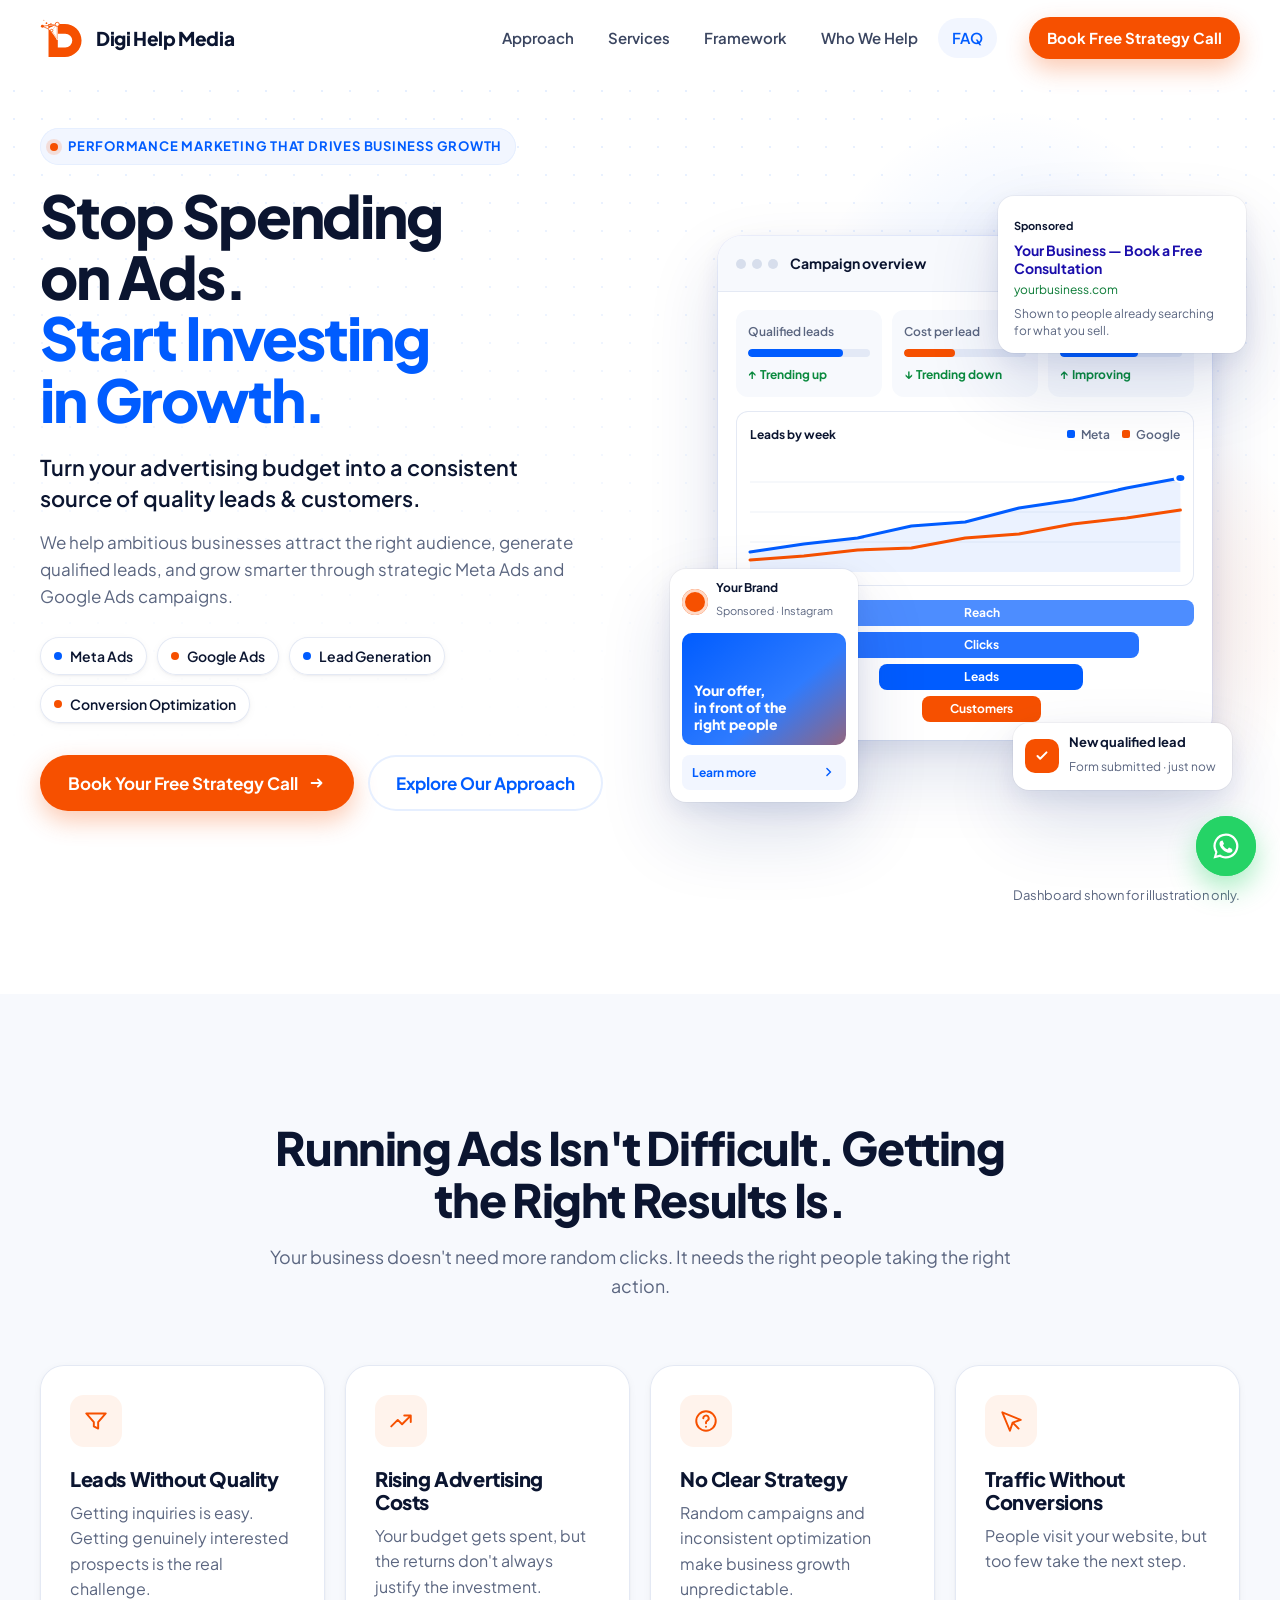
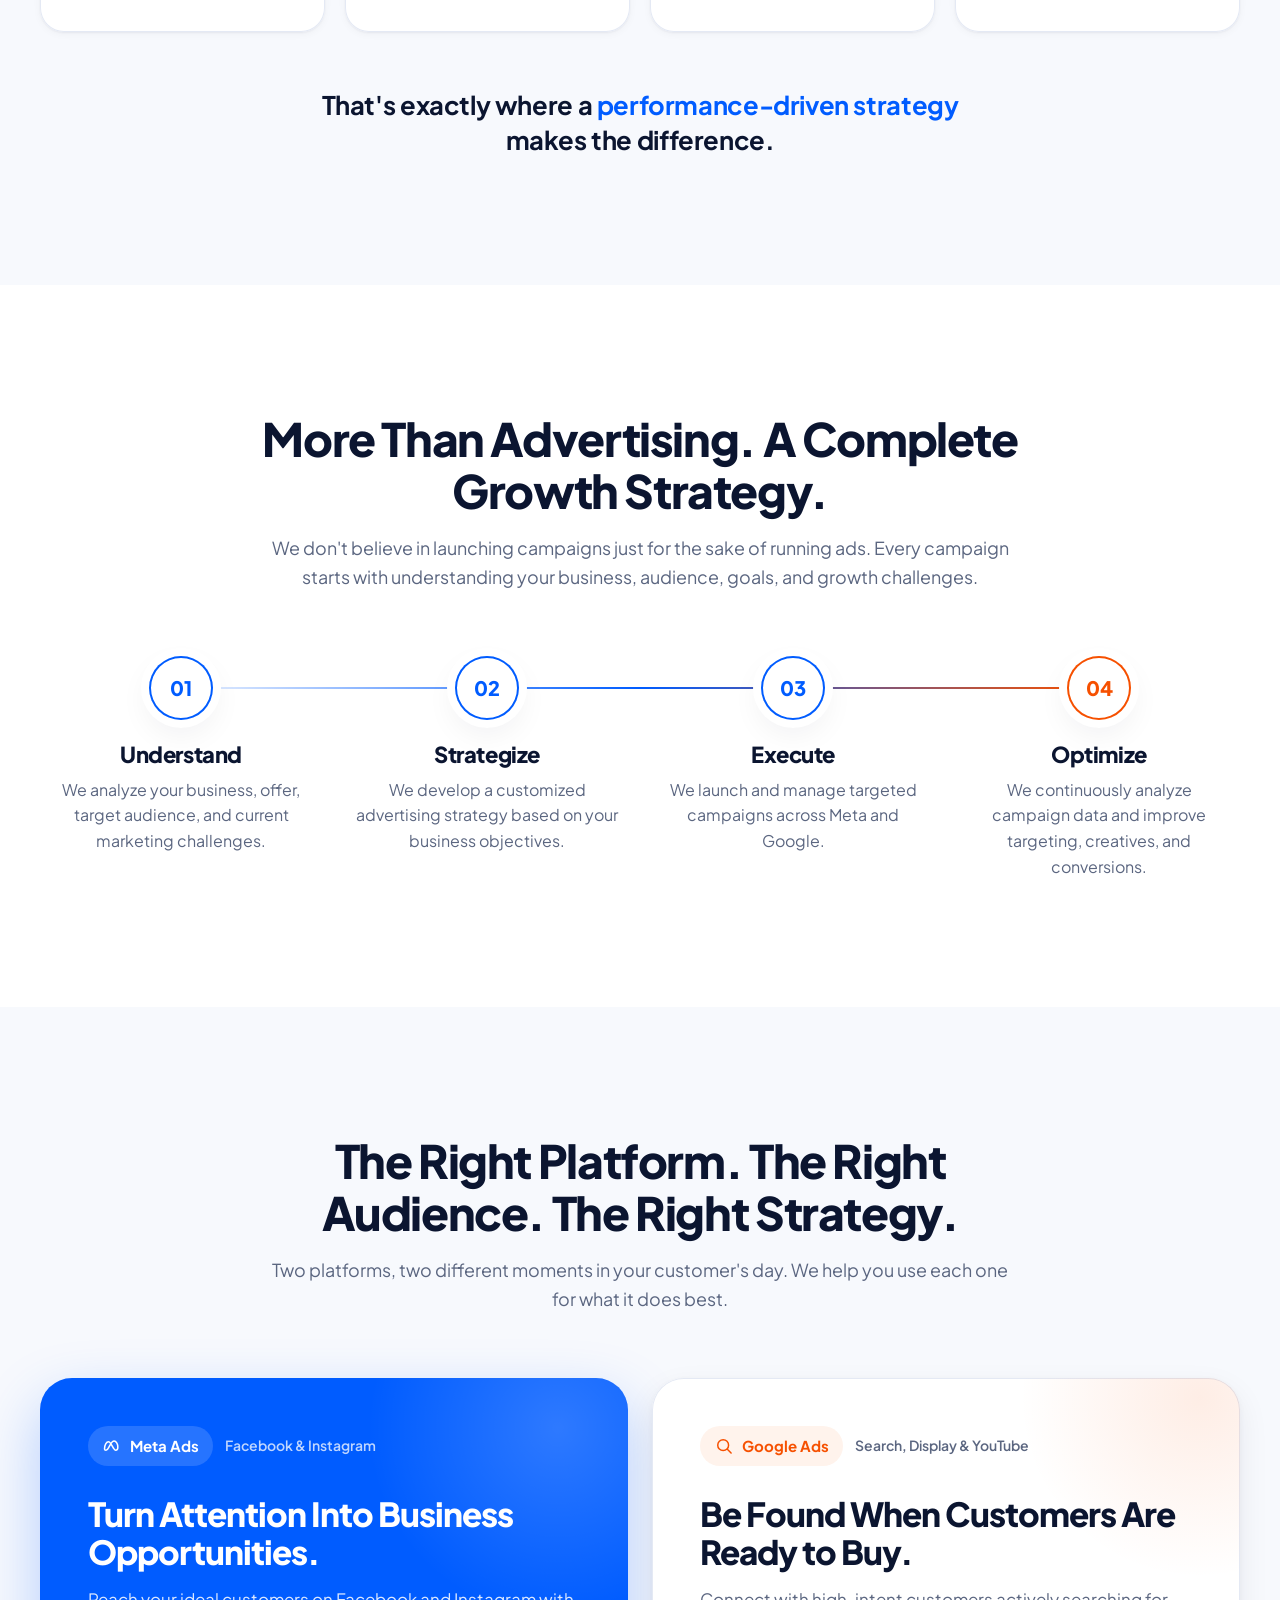
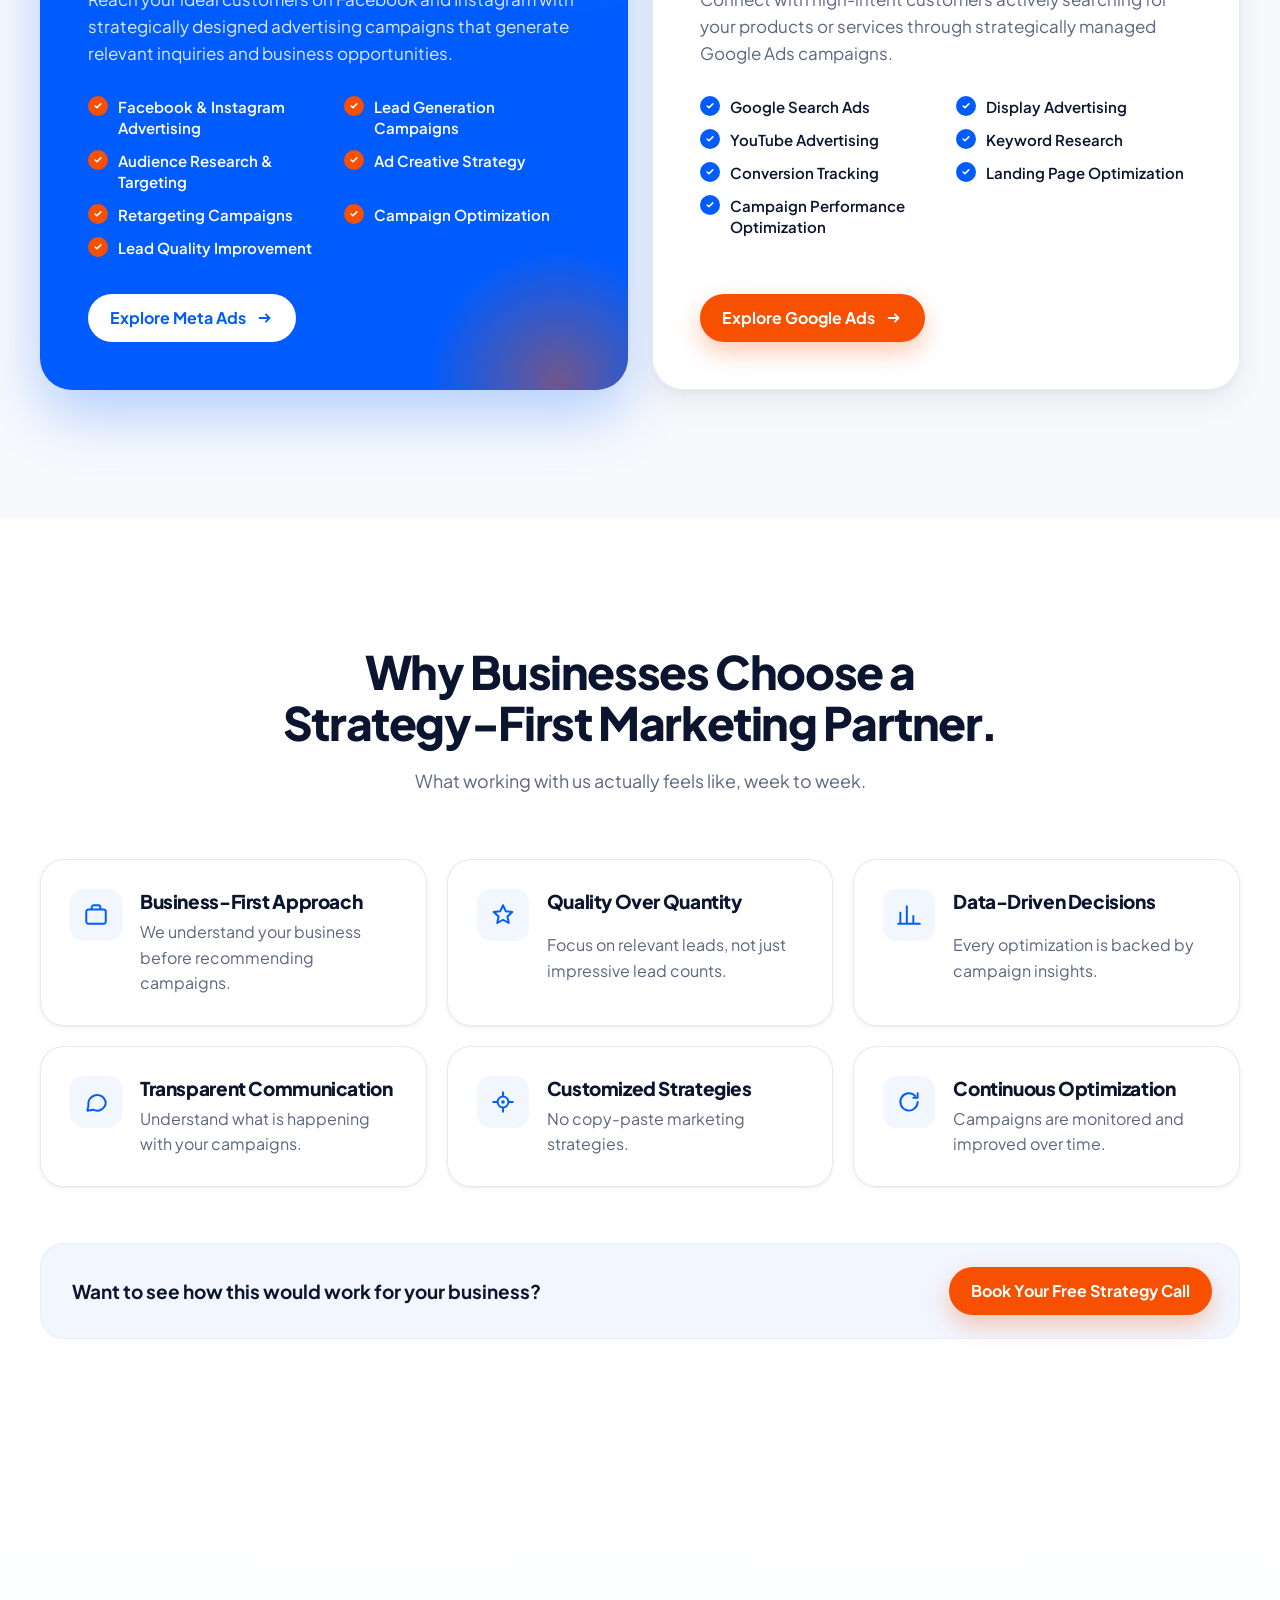
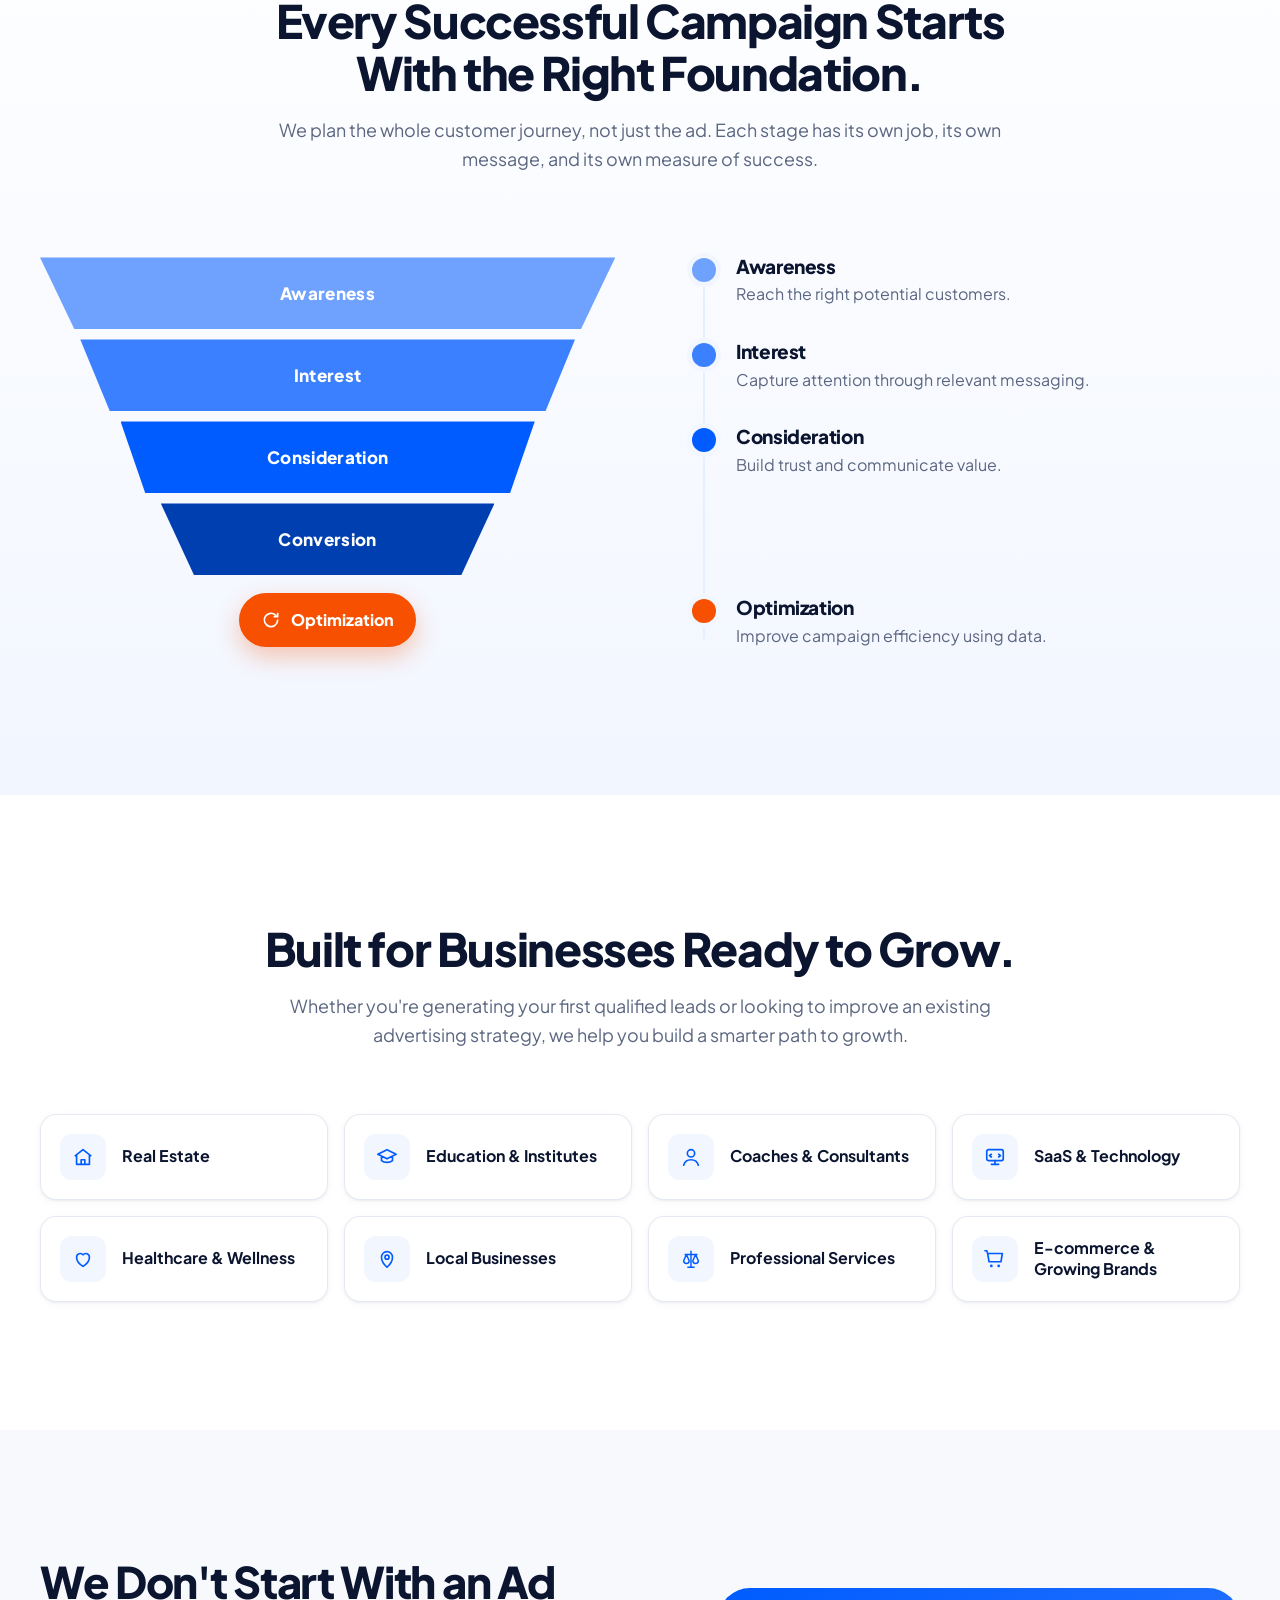
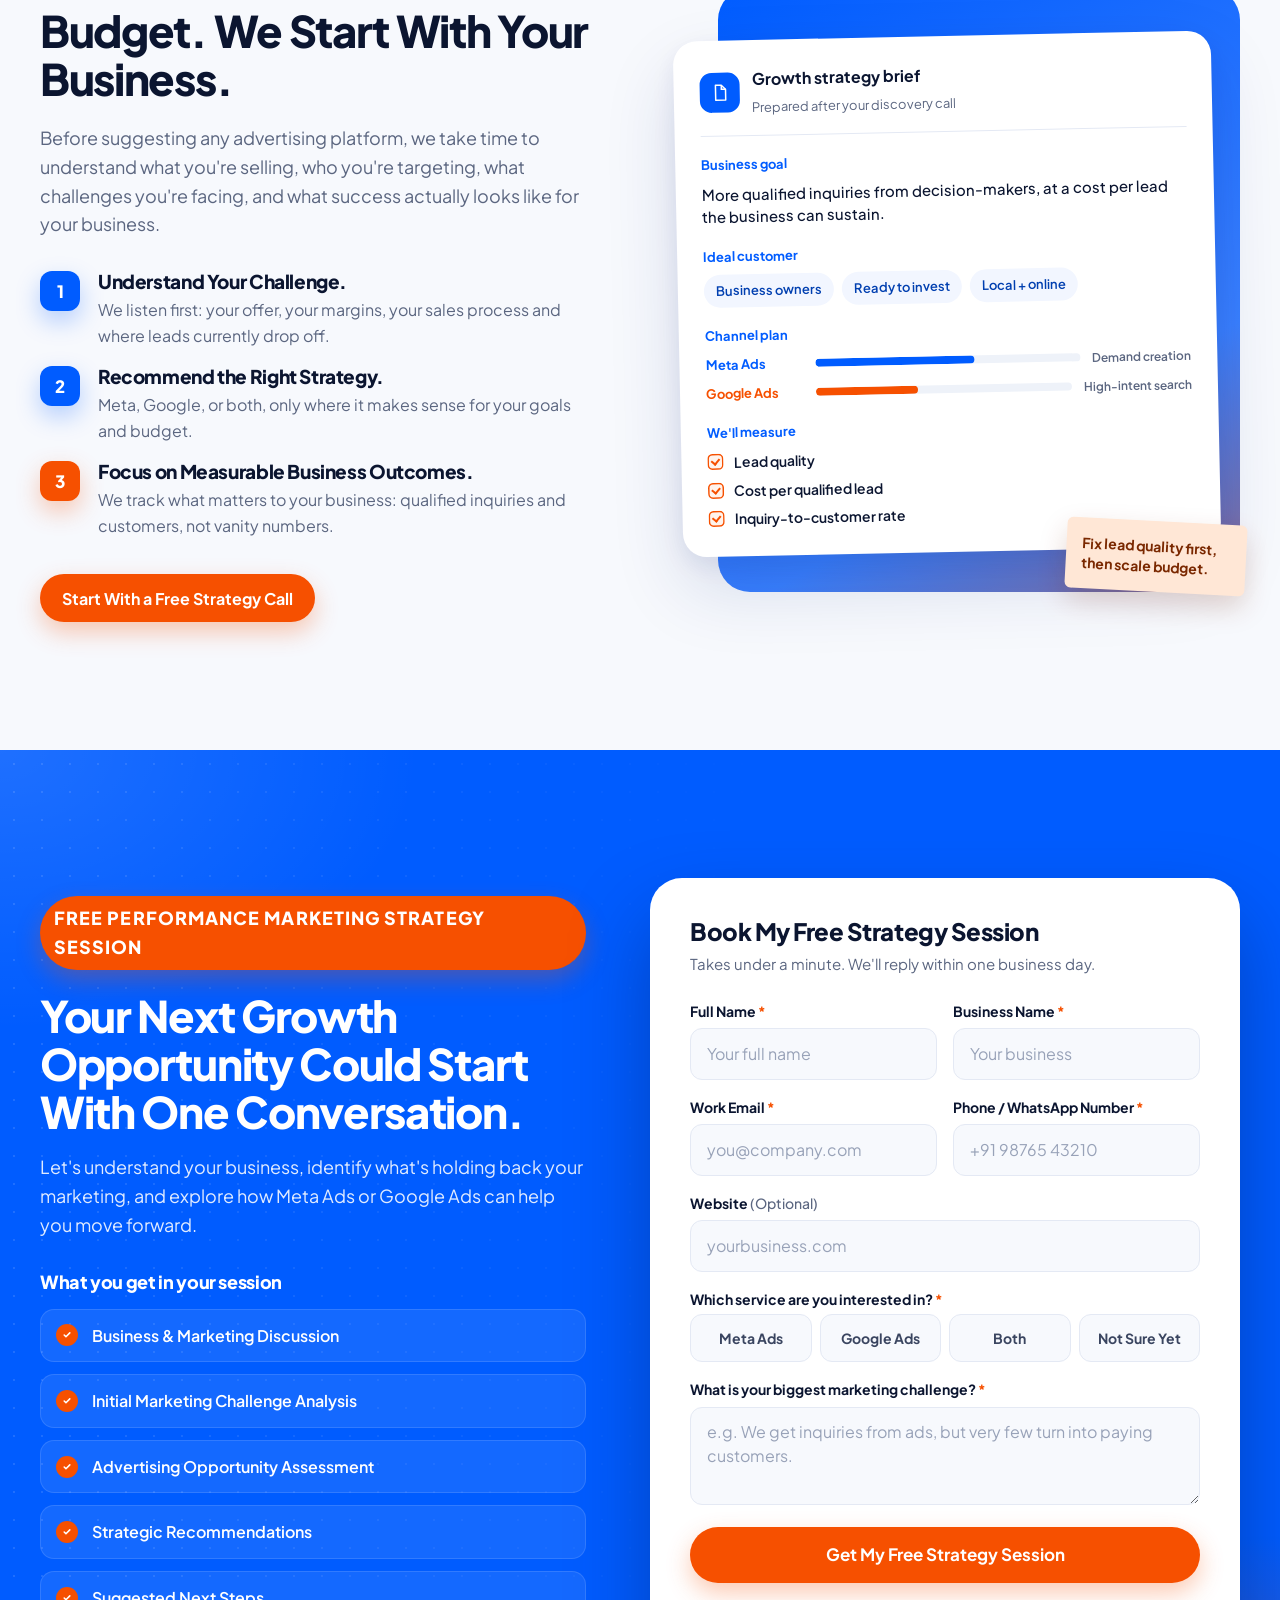
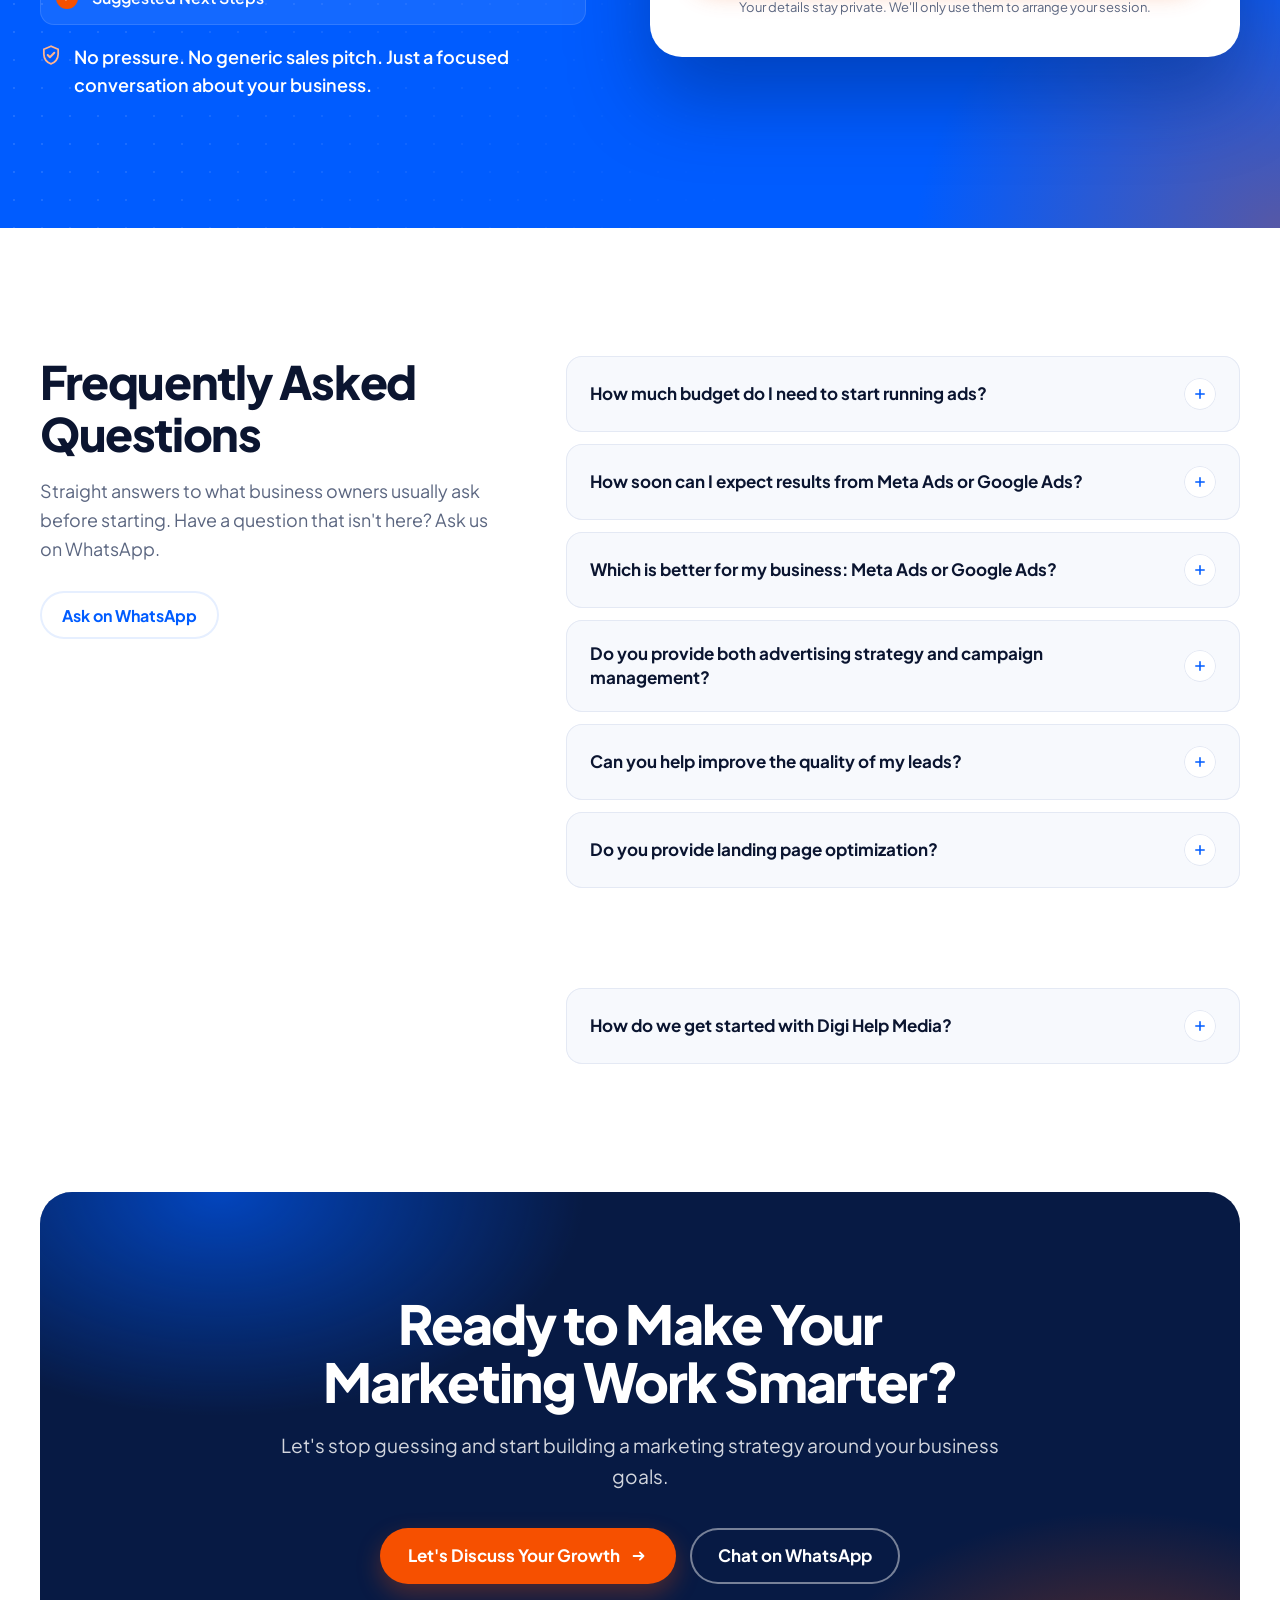
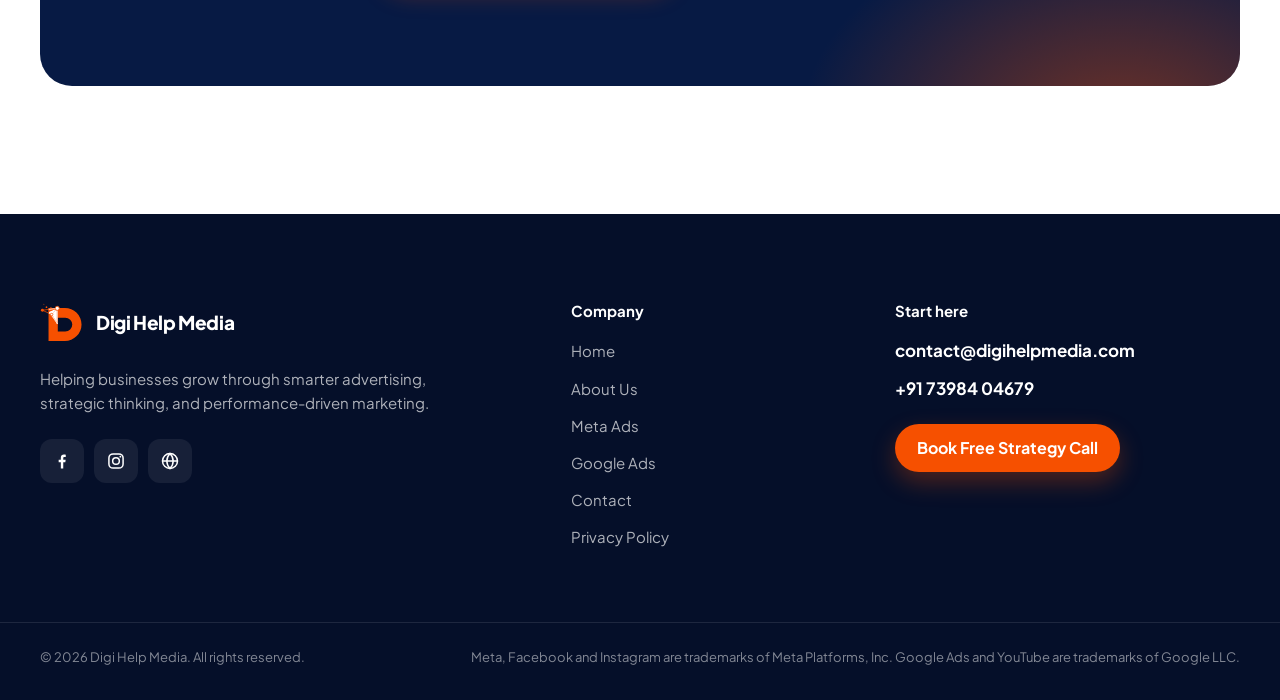
<file: index.html>
<!DOCTYPE html>
<html lang="en">
<head>
  <meta charset="utf-8">
  <meta name="viewport" content="width=device-width, initial-scale=1">
  <title>Digi Help Media | Meta Ads &amp; Google Ads Performance Marketing Agency</title>
  <meta name="description" content="Digi Help Media helps business owners turn ad spend into quality leads with strategy-first Meta Ads and Google Ads campaigns. Book your free performance marketing strategy session.">
  <meta name="theme-color" content="#005CFF">
  <link rel="canonical" href="https://digihelpmedia.com/">
  <meta property="og:type" content="website">
  <meta property="og:title" content="Digi Help Media | Stop Spending on Ads. Start Investing in Growth.">
  <meta property="og:description" content="Strategy-first Meta Ads and Google Ads campaigns that bring business owners qualified leads. Book a free strategy session.">
  <meta property="og:url" content="https://digihelpmedia.com/">
  <meta name="twitter:card" content="summary">
  <link rel="icon" href="assets/favicon.svg" type="image/svg+xml">
  <link rel="preconnect" href="https://fonts.googleapis.com">
  <link rel="preconnect" href="https://fonts.gstatic.com" crossorigin>
  <link href="https://fonts.googleapis.com/css2?family=Plus+Jakarta+Sans:wght@400;500;600;700;800&display=swap" rel="stylesheet">
  <link rel="stylesheet" href="styles.css?v=2">
  <script type="application/ld+json">
  {
    "@context": "https://schema.org",
    "@type": "ProfessionalService",
    "name": "Digi Help Media",
    "url": "https://digihelpmedia.com",
    "description": "Performance marketing agency specialising in Meta Ads and Google Ads lead generation.",
    "sameAs": ["https://facebook.com/digihelpmedia", "https://instagram.com/digihelpmedia"]
  }
  </script>
</head>
<body>
  <a class="skip-link" href="#main">Skip to content</a>

  <!-- ============ HEADER ============ -->
  <header class="site-header" id="top">
    <div class="container header-inner">
      <a class="brand" href="#top" aria-label="Digi Help Media home">
        <img class="brand-mark" src="assets/logo-mark.svg" alt="" width="44" height="38">
        <span>Digi Help Media</span>
      </a>
      <nav class="main-nav" aria-label="Main">
        <ul>
          <li><a href="#approach">Approach</a></li>
          <li><a href="#services">Services</a></li>
          <li><a href="#framework">Framework</a></li>
          <li><a href="#industries">Who We Help</a></li>
          <li><a href="#faq">FAQ</a></li>
        </ul>
      </nav>
      <a class="btn btn-primary btn-sm header-cta" href="#contact">Book Free Strategy Call</a>
      <button class="nav-toggle" type="button" aria-expanded="false" aria-controls="mobile-nav" aria-label="Open menu">
        <span></span><span></span>
      </button>
    </div>
    <nav class="mobile-nav" id="mobile-nav" aria-label="Mobile" hidden>
      <a href="#approach">Approach</a>
      <a href="#services">Services</a>
      <a href="#framework">Framework</a>
      <a href="#industries">Who We Help</a>
      <a href="#faq">FAQ</a>
      <a class="btn btn-primary" href="#contact">Book Your Free Strategy Call</a>
    </nav>
  </header>

  <main id="main">

    <!-- ============ 1. HERO ============ -->
    <section class="hero">
      <div class="hero-glow" aria-hidden="true"></div>
      <div class="container hero-grid">
        <div class="hero-copy">
          <p class="eyebrow reveal">Performance marketing that drives business growth</p>
          <h1 class="reveal"><span>Stop Spending on Ads.</span> <span class="text-blue">Start Investing in Growth.</span></h1>
          <p class="hero-sub reveal">Turn your advertising budget into a consistent source of quality leads &amp; customers.</p>
          <p class="hero-text reveal">We help ambitious businesses attract the right audience, generate qualified leads, and grow smarter through strategic Meta Ads and Google Ads campaigns.</p>
          <ul class="service-chips reveal" aria-label="Our services">
            <li><span class="chip-dot dot-blue"></span>Meta Ads</li>
            <li><span class="chip-dot dot-orange"></span>Google Ads</li>
            <li><span class="chip-dot dot-blue"></span>Lead Generation</li>
            <li><span class="chip-dot dot-orange"></span>Conversion Optimization</li>
          </ul>
          <div class="hero-actions reveal">
            <a class="btn btn-primary btn-lg" href="#contact">Book Your Free Strategy Call
              <svg viewBox="0 0 20 20" aria-hidden="true"><path d="M4 10h11m-4-4 4 4-4 4" fill="none" stroke="currentColor" stroke-width="2" stroke-linecap="round" stroke-linejoin="round"/></svg>
            </a>
            <a class="btn btn-ghost btn-lg" href="#approach">Explore Our Approach</a>
          </div>
          <p class="trust-line reveal">
            <svg viewBox="0 0 20 20" aria-hidden="true"><path d="M10 2 3.5 4.8v4.6c0 4.1 2.8 7.6 6.5 8.6 3.7-1 6.5-4.5 6.5-8.6V4.8L10 2Z" fill="#E6EFFF"/><path d="m7 10 2 2 4-4" fill="none" stroke="#005CFF" stroke-width="1.8" stroke-linecap="round" stroke-linejoin="round"/></svg>
            Strategy First. Data Driven. Growth Focused.
          </p>
        </div>

        <!-- Hero visual: illustrative campaign dashboard (no real client data) -->
        <div class="hero-visual reveal" aria-label="Illustration of an advertising performance dashboard with a lead funnel and ad previews" role="img">
          <div class="dash">
            <div class="dash-top">
              <div class="dash-dots"><i></i><i></i><i></i></div>
              <span class="dash-title">Campaign overview</span>
              <span class="dash-tag">Live view</span>
            </div>
            <div class="dash-body">
              <div class="dash-kpis">
                <div class="kpi"><span>Qualified leads</span><b class="kpi-bar"><i style="--w:78%"></i></b><em class="up">Trending up</em></div>
                <div class="kpi"><span>Cost per lead</span><b class="kpi-bar orange"><i style="--w:42%"></i></b><em class="down">Trending down</em></div>
                <div class="kpi"><span>Conversion rate</span><b class="kpi-bar"><i style="--w:64%"></i></b><em class="up">Improving</em></div>
              </div>
              <div class="dash-chart">
                <div class="chart-head"><span>Leads by week</span><span class="legend"><i class="lg-blue"></i>Meta <i class="lg-orange"></i>Google</span></div>
                <svg viewBox="0 0 320 120" preserveAspectRatio="none" aria-hidden="true">
                  <g class="grid-lines"><line x1="0" y1="30" x2="320" y2="30"/><line x1="0" y1="60" x2="320" y2="60"/><line x1="0" y1="90" x2="320" y2="90"/></g>
                  <path class="area-blue" d="M0 100 L40 92 L80 86 L120 74 L160 70 L200 56 L240 48 L280 36 L320 26 L320 120 L0 120Z"/>
                  <path class="line-blue draw" d="M0 100 L40 92 L80 86 L120 74 L160 70 L200 56 L240 48 L280 36 L320 26"/>
                  <path class="line-orange draw" d="M0 108 L40 104 L80 98 L120 96 L160 86 L200 82 L240 72 L280 66 L320 58"/>
                  <circle class="pulse" cx="320" cy="26" r="4"/>
                </svg>
              </div>
              <div class="dash-funnel">
                <span class="f-label">Lead funnel</span>
                <div class="funnel-bars">
                  <div style="--w:100%"><span>Reach</span></div>
                  <div style="--w:74%"><span>Clicks</span></div>
                  <div style="--w:48%"><span>Leads</span></div>
                  <div style="--w:28%" class="f-orange"><span>Customers</span></div>
                </div>
              </div>
            </div>
          </div>

          <div class="float-card ad-card ad-meta">
            <div class="ad-head"><span class="ad-avatar"></span><div><b>Your Brand</b><small>Sponsored · Instagram</small></div></div>
            <div class="ad-img"><span>Your offer,<br>in front of the<br>right people</span></div>
            <div class="ad-cta">Learn more <svg viewBox="0 0 20 20" aria-hidden="true"><path d="M7 5l5 5-5 5" fill="none" stroke="currentColor" stroke-width="2" stroke-linecap="round"/></svg></div>
          </div>

          <div class="float-card ad-card ad-google">
            <small class="g-tag">Sponsored</small>
            <b class="g-title">Your Business — Book a Free Consultation</b>
            <span class="g-url">yourbusiness.com</span>
            <p>Shown to people already searching for what you sell.</p>
          </div>

          <div class="float-card notify">
            <span class="notify-icon"><svg viewBox="0 0 20 20" aria-hidden="true"><path d="m5 10 3 3 7-7" fill="none" stroke="#fff" stroke-width="2.2" stroke-linecap="round" stroke-linejoin="round"/></svg></span>
            <div><b>New qualified lead</b><small>Form submitted · just now</small></div>
          </div>
        </div>
      </div>
      <p class="container visual-note">Dashboard shown for illustration only.</p>
    </section>

    <!-- ============ 2. PROBLEM AWARENESS ============ -->
    <section class="section problems" id="problems" aria-labelledby="problems-title">
      <div class="container">
        <header class="section-head center">
          <h2 id="problems-title" class="reveal">Running Ads Isn't Difficult. Getting the Right Results Is.</h2>
          <p class="reveal">Your business doesn't need more random clicks. It needs the right people taking the right action.</p>
        </header>
        <div class="problem-grid">
          <article class="card problem-card reveal">
            <span class="icon-box ib-orange"><svg viewBox="0 0 24 24" aria-hidden="true"><path d="M3 5h18l-7 8v6l-4-2v-4L3 5Z" fill="none" stroke="currentColor" stroke-width="1.8" stroke-linejoin="round"/></svg></span>
            <h3>Leads Without Quality</h3>
            <p>Getting inquiries is easy. Getting genuinely interested prospects is the real challenge.</p>
          </article>
          <article class="card problem-card reveal">
            <span class="icon-box ib-orange"><svg viewBox="0 0 24 24" aria-hidden="true"><path d="M3 17 9 11l4 4 8-8M15 7h6v6" fill="none" stroke="currentColor" stroke-width="1.8" stroke-linecap="round" stroke-linejoin="round"/></svg></span>
            <h3>Rising Advertising Costs</h3>
            <p>Your budget gets spent, but the returns don't always justify the investment.</p>
          </article>
          <article class="card problem-card reveal">
            <span class="icon-box ib-orange"><svg viewBox="0 0 24 24" aria-hidden="true"><circle cx="12" cy="12" r="9" fill="none" stroke="currentColor" stroke-width="1.8"/><path d="M9.5 9.5a2.5 2.5 0 1 1 3.5 2.3c-.6.3-1 .9-1 1.6V14M12 17.2v.1" fill="none" stroke="currentColor" stroke-width="1.8" stroke-linecap="round"/></svg></span>
            <h3>No Clear Strategy</h3>
            <p>Random campaigns and inconsistent optimization make business growth unpredictable.</p>
          </article>
          <article class="card problem-card reveal">
            <span class="icon-box ib-orange"><svg viewBox="0 0 24 24" aria-hidden="true"><path d="M4 4l7 17 2.5-7.5L21 11 4 4Z" fill="none" stroke="currentColor" stroke-width="1.8" stroke-linejoin="round"/><path d="M14 14l5 5" stroke="currentColor" stroke-width="1.8" stroke-linecap="round"/></svg></span>
            <h3>Traffic Without Conversions</h3>
            <p>People visit your website, but too few take the next step.</p>
          </article>
        </div>
        <p class="bridge reveal">That's exactly where a <strong>performance-driven strategy</strong> makes the difference.</p>
      </div>
    </section>

    <!-- ============ 3. OUR SOLUTION ============ -->
    <section class="section solution" id="approach" aria-labelledby="solution-title">
      <div class="container">
        <header class="section-head center">
          <h2 id="solution-title" class="reveal">More Than Advertising. A Complete Growth Strategy.</h2>
          <p class="reveal">We don't believe in launching campaigns just for the sake of running ads. Every campaign starts with understanding your business, audience, goals, and growth challenges.</p>
        </header>
        <ol class="timeline">
          <li class="step reveal">
            <span class="step-num">01</span>
            <h3>Understand</h3>
            <p>We analyze your business, offer, target audience, and current marketing challenges.</p>
          </li>
          <li class="step reveal">
            <span class="step-num">02</span>
            <h3>Strategize</h3>
            <p>We develop a customized advertising strategy based on your business objectives.</p>
          </li>
          <li class="step reveal">
            <span class="step-num">03</span>
            <h3>Execute</h3>
            <p>We launch and manage targeted campaigns across Meta and Google.</p>
          </li>
          <li class="step reveal">
            <span class="step-num step-num-orange">04</span>
            <h3>Optimize</h3>
            <p>We continuously analyze campaign data and improve targeting, creatives, and conversions.</p>
          </li>
        </ol>
      </div>
    </section>

    <!-- ============ 4. SERVICES ============ -->
    <section class="section services" id="services" aria-labelledby="services-title">
      <div class="container">
        <header class="section-head center">
          <h2 id="services-title" class="reveal">The Right Platform. The Right Audience. The Right Strategy.</h2>
          <p class="reveal">Two platforms, two different moments in your customer's day. We help you use each one for what it does best.</p>
        </header>
        <div class="service-grid">
          <article class="service-card svc-meta reveal" id="meta-ads">
            <div class="svc-top">
              <span class="svc-badge">
                <svg viewBox="0 0 24 24" aria-hidden="true"><path d="M3 15.5c0-4.6 2.3-8.5 4.8-8.5 3.3 0 5.6 10 8.6 10 1.8 0 2.6-1.6 2.6-3.6 0-3.8-2-7.4-4.4-7.4-2.9 0-4.6 4.4-6.4 7.6C6.8 16.400 5.700 17 4.800 17 3.800 17 3 16.400 3 15.500Z" fill="none" stroke="currentColor" stroke-width="1.8" stroke-linejoin="round"/></svg>
                Meta Ads
              </span>
              <span class="svc-platforms">Facebook &amp; Instagram</span>
            </div>
            <h3>Turn Attention Into Business Opportunities.</h3>
            <p>Reach your ideal customers on Facebook and Instagram with strategically designed advertising campaigns that generate relevant inquiries and business opportunities.</p>
            <ul class="check-list">
              <li>Facebook &amp; Instagram Advertising</li>
              <li>Lead Generation Campaigns</li>
              <li>Audience Research &amp; Targeting</li>
              <li>Ad Creative Strategy</li>
              <li>Retargeting Campaigns</li>
              <li>Campaign Optimization</li>
              <li>Lead Quality Improvement</li>
            </ul>
            <a class="btn btn-white" href="#contact" data-service="Meta Ads">Explore Meta Ads
              <svg viewBox="0 0 20 20" aria-hidden="true"><path d="M4 10h11m-4-4 4 4-4 4" fill="none" stroke="currentColor" stroke-width="2" stroke-linecap="round" stroke-linejoin="round"/></svg>
            </a>
          </article>

          <article class="service-card svc-google reveal" id="google-ads">
            <div class="svc-top">
              <span class="svc-badge">
                <svg viewBox="0 0 24 24" aria-hidden="true"><circle cx="11" cy="11" r="6.5" fill="none" stroke="currentColor" stroke-width="1.8"/><path d="m16 16 4.5 4.5" stroke="currentColor" stroke-width="1.8" stroke-linecap="round"/></svg>
                Google Ads
              </span>
              <span class="svc-platforms">Search, Display &amp; YouTube</span>
            </div>
            <h3>Be Found When Customers Are Ready to Buy.</h3>
            <p>Connect with high-intent customers actively searching for your products or services through strategically managed Google Ads campaigns.</p>
            <ul class="check-list">
              <li>Google Search Ads</li>
              <li>Display Advertising</li>
              <li>YouTube Advertising</li>
              <li>Keyword Research</li>
              <li>Conversion Tracking</li>
              <li>Landing Page Optimization</li>
              <li>Campaign Performance Optimization</li>
            </ul>
            <a class="btn btn-primary" href="#contact" data-service="Google Ads">Explore Google Ads
              <svg viewBox="0 0 20 20" aria-hidden="true"><path d="M4 10h11m-4-4 4 4-4 4" fill="none" stroke="currentColor" stroke-width="2" stroke-linecap="round" stroke-linejoin="round"/></svg>
            </a>
          </article>
        </div>
      </div>
    </section>

    <!-- ============ 5. OUR DIFFERENCE ============ -->
    <section class="section difference" id="difference" aria-labelledby="difference-title">
      <div class="container">
        <header class="section-head center">
          <h2 id="difference-title" class="reveal">Why Businesses Choose a Strategy-First Marketing Partner.</h2>
          <p class="reveal">What working with us actually feels like, week to week.</p>
        </header>
        <div class="benefit-grid">
          <article class="card benefit reveal">
            <span class="icon-box"><svg viewBox="0 0 24 24" aria-hidden="true"><rect x="3" y="7" width="18" height="13" rx="2" fill="none" stroke="currentColor" stroke-width="1.8"/><path d="M8 7V5a2 2 0 0 1 2-2h4a2 2 0 0 1 2 2v2" fill="none" stroke="currentColor" stroke-width="1.8"/></svg></span>
            <h3>Business-First Approach</h3>
            <p>We understand your business before recommending campaigns.</p>
          </article>
          <article class="card benefit reveal">
            <span class="icon-box"><svg viewBox="0 0 24 24" aria-hidden="true"><path d="M12 3l2.6 5.6 6 .7-4.5 4.1 1.2 6L12 16.4 6.7 19.4l1.2-6L3.4 9.3l6-.7L12 3Z" fill="none" stroke="currentColor" stroke-width="1.8" stroke-linejoin="round"/></svg></span>
            <h3>Quality Over Quantity</h3>
            <p>Focus on relevant leads, not just impressive lead counts.</p>
          </article>
          <article class="card benefit reveal">
            <span class="icon-box"><svg viewBox="0 0 24 24" aria-hidden="true"><path d="M4 20V10M10 20V4M16 20v-7M22 20H2" fill="none" stroke="currentColor" stroke-width="1.8" stroke-linecap="round"/></svg></span>
            <h3>Data-Driven Decisions</h3>
            <p>Every optimization is backed by campaign insights.</p>
          </article>
          <article class="card benefit reveal">
            <span class="icon-box"><svg viewBox="0 0 24 24" aria-hidden="true"><path d="M21 12a8 8 0 0 1-11.6 7.1L4 20l1-4.6A8 8 0 1 1 21 12Z" fill="none" stroke="currentColor" stroke-width="1.8" stroke-linejoin="round"/></svg></span>
            <h3>Transparent Communication</h3>
            <p>Understand what is happening with your campaigns.</p>
          </article>
          <article class="card benefit reveal">
            <span class="icon-box"><svg viewBox="0 0 24 24" aria-hidden="true"><path d="M12 3v3M12 18v3M3 12h3M18 12h3" stroke="currentColor" stroke-width="1.8" stroke-linecap="round"/><circle cx="12" cy="12" r="5" fill="none" stroke="currentColor" stroke-width="1.8"/><circle cx="12" cy="12" r="1.6" fill="currentColor"/></svg></span>
            <h3>Customized Strategies</h3>
            <p>No copy-paste marketing strategies.</p>
          </article>
          <article class="card benefit reveal">
            <span class="icon-box"><svg viewBox="0 0 24 24" aria-hidden="true"><path d="M20 12a8 8 0 1 1-2.3-5.7M20 4v4h-4" fill="none" stroke="currentColor" stroke-width="1.8" stroke-linecap="round" stroke-linejoin="round"/></svg></span>
            <h3>Continuous Optimization</h3>
            <p>Campaigns are monitored and improved over time.</p>
          </article>
        </div>
        <div class="inline-cta reveal">
          <p>Want to see how this would work for your business?</p>
          <a class="btn btn-primary" href="#contact">Book Your Free Strategy Call</a>
        </div>
      </div>
    </section>

    <!-- ============ 6. GROWTH FRAMEWORK ============ -->
    <section class="section framework" id="framework" aria-labelledby="framework-title">
      <div class="container">
        <header class="section-head center">
          <h2 id="framework-title" class="reveal">Every Successful Campaign Starts With the Right Foundation.</h2>
          <p class="reveal">We plan the whole customer journey, not just the ad. Each stage has its own job, its own message, and its own measure of success.</p>
        </header>
        <div class="framework-grid">
          <div class="funnel reveal" aria-hidden="true">
            <div class="funnel-layer fl-1"><span>Awareness</span></div>
            <div class="funnel-layer fl-2"><span>Interest</span></div>
            <div class="funnel-layer fl-3"><span>Consideration</span></div>
            <div class="funnel-layer fl-4"><span>Conversion</span></div>
            <div class="funnel-loop">
              <svg viewBox="0 0 24 24"><path d="M20 12a8 8 0 1 1-2.3-5.7M20 4v4h-4" fill="none" stroke="currentColor" stroke-width="2" stroke-linecap="round" stroke-linejoin="round"/></svg>
              <span>Optimization</span>
            </div>
          </div>
          <ol class="stage-list">
            <li class="stage reveal"><span class="stage-dot sd-1"></span><div><h3>Awareness</h3><p>Reach the right potential customers.</p></div></li>
            <li class="stage reveal"><span class="stage-dot sd-2"></span><div><h3>Interest</h3><p>Capture attention through relevant messaging.</p></div></li>
            <li class="stage reveal"><span class="stage-dot sd-3"></span><div><h3>Consideration</h3><p>Build trust and communicate value.</p></div></li>
            <li class="stage reveal"><span class="stage-dot sd-4"></span><div><h3>Conversion</h3><p>Turn interested prospects into inquiries.</p></div></li>
            <li class="stage reveal"><span class="stage-dot sd-5"></span><div><h3>Optimization</h3><p>Improve campaign efficiency using data.</p></div></li>
          </ol>
        </div>
      </div>
    </section>

    <!-- ============ 7. WHO WE HELP ============ -->
    <section class="section industries" id="industries" aria-labelledby="industries-title">
      <div class="container">
        <header class="section-head center">
          <h2 id="industries-title" class="reveal">Built for Businesses Ready to Grow.</h2>
          <p class="reveal">Whether you're generating your first qualified leads or looking to improve an existing advertising strategy, we help you build a smarter path to growth.</p>
        </header>
        <ul class="industry-grid">
          <li class="industry reveal"><span class="icon-box"><svg viewBox="0 0 24 24" aria-hidden="true"><path d="M3 11 12 4l9 7M5 10v10h14V10M10 20v-5h4v5" fill="none" stroke="currentColor" stroke-width="1.8" stroke-linejoin="round"/></svg></span>Real Estate</li>
          <li class="industry reveal"><span class="icon-box"><svg viewBox="0 0 24 24" aria-hidden="true"><path d="M2 9l10-5 10 5-10 5L2 9Zm4 2v5c3 2.5 9 2.5 12 0v-5" fill="none" stroke="currentColor" stroke-width="1.8" stroke-linejoin="round"/></svg></span>Education &amp; Institutes</li>
          <li class="industry reveal"><span class="icon-box"><svg viewBox="0 0 24 24" aria-hidden="true"><circle cx="12" cy="8" r="4" fill="none" stroke="currentColor" stroke-width="1.8"/><path d="M4 21c1-4 4.5-6 8-6s7 2 8 6" fill="none" stroke="currentColor" stroke-width="1.8" stroke-linecap="round"/></svg></span>Coaches &amp; Consultants</li>
          <li class="industry reveal"><span class="icon-box"><svg viewBox="0 0 24 24" aria-hidden="true"><rect x="3" y="4" width="18" height="12" rx="2" fill="none" stroke="currentColor" stroke-width="1.8"/><path d="M8 20h8M12 16v4M8 9l-2 1.5L8 12M16 9l2 1.5-2 1.5" fill="none" stroke="currentColor" stroke-width="1.8" stroke-linecap="round" stroke-linejoin="round"/></svg></span>SaaS &amp; Technology</li>
          <li class="industry reveal"><span class="icon-box"><svg viewBox="0 0 24 24" aria-hidden="true"><path d="M12 20s-7-4.4-7-10a4 4 0 0 1 7-2.6A4 4 0 0 1 19 10c0 5.6-7 10-7 10Z" fill="none" stroke="currentColor" stroke-width="1.8" stroke-linejoin="round"/></svg></span>Healthcare &amp; Wellness</li>
          <li class="industry reveal"><span class="icon-box"><svg viewBox="0 0 24 24" aria-hidden="true"><path d="M12 21s-6-5.5-6-11a6 6 0 0 1 12 0c0 5.5-6 11-6 11Z" fill="none" stroke="currentColor" stroke-width="1.8" stroke-linejoin="round"/><circle cx="12" cy="10" r="2.2" fill="none" stroke="currentColor" stroke-width="1.8"/></svg></span>Local Businesses</li>
          <li class="industry reveal"><span class="icon-box"><svg viewBox="0 0 24 24" aria-hidden="true"><path d="M12 3v18M5 7h14M7 7l-3 7a3 3 0 0 0 6 0L7 7Zm10 0-3 7a3 3 0 0 0 6 0l-3-7ZM8 21h8" fill="none" stroke="currentColor" stroke-width="1.6" stroke-linejoin="round"/></svg></span>Professional Services</li>
          <li class="industry reveal"><span class="icon-box"><svg viewBox="0 0 24 24" aria-hidden="true"><path d="M4 6h16l-1.5 9H5.5L4 6Zm0 0-1-3H1" fill="none" stroke="currentColor" stroke-width="1.8" stroke-linejoin="round" stroke-linecap="round"/><circle cx="8" cy="19.5" r="1.5" fill="currentColor"/><circle cx="16" cy="19.5" r="1.5" fill="currentColor"/></svg></span>E-commerce &amp; Growing Brands</li>
        </ul>
      </div>
    </section>

    <!-- ============ 8. OUR APPROACH ============ -->
    <section class="section approach" id="why-us" aria-labelledby="approach-title">
      <div class="container split">
        <div class="split-copy">
          <h2 id="approach-title" class="reveal">We Don't Start With an Ad Budget. We Start With Your Business.</h2>
          <p class="reveal">Before suggesting any advertising platform, we take time to understand what you're selling, who you're targeting, what challenges you're facing, and what success actually looks like for your business.</p>
          <ol class="commitments">
            <li class="reveal"><span class="c-num">1</span><div><h3>Understand Your Challenge.</h3><p>We listen first: your offer, your margins, your sales process and where leads currently drop off.</p></div></li>
            <li class="reveal"><span class="c-num">2</span><div><h3>Recommend the Right Strategy.</h3><p>Meta, Google, or both, only where it makes sense for your goals and budget.</p></div></li>
            <li class="reveal"><span class="c-num c-num-orange">3</span><div><h3>Focus on Measurable Business Outcomes.</h3><p>We track what matters to your business: qualified inquiries and customers, not vanity numbers.</p></div></li>
          </ol>
          <a class="btn btn-primary reveal" href="#contact">Start With a Free Strategy Call</a>
        </div>

        <!-- Visual: strategy workspace (illustrative) -->
        <div class="split-visual reveal" role="img" aria-label="Illustration of a campaign strategy brief with audience notes, channel plan and success metrics">
          <div class="brief">
            <div class="brief-head">
              <span class="brief-icon"><svg viewBox="0 0 24 24" aria-hidden="true"><path d="M7 3h7l5 5v13H7V3Z" fill="none" stroke="#fff" stroke-width="1.8" stroke-linejoin="round"/><path d="M14 3v5h5" fill="none" stroke="#fff" stroke-width="1.8"/></svg></span>
              <div><b>Growth strategy brief</b><small>Prepared after your discovery call</small></div>
            </div>
            <div class="brief-block">
              <span class="brief-label">Business goal</span>
              <p>More qualified inquiries from decision-makers, at a cost per lead the business can sustain.</p>
            </div>
            <div class="brief-block">
              <span class="brief-label">Ideal customer</span>
              <div class="tags"><span>Business owners</span><span>Ready to invest</span><span>Local + online</span></div>
            </div>
            <div class="brief-block">
              <span class="brief-label">Channel plan</span>
              <div class="channel-row"><span class="ch ch-blue">Meta Ads</span><span class="ch-bar"><i style="--w:60%"></i></span><small>Demand creation</small></div>
              <div class="channel-row"><span class="ch ch-orange">Google Ads</span><span class="ch-bar orange"><i style="--w:40%"></i></span><small>High-intent search</small></div>
            </div>
            <div class="brief-block">
              <span class="brief-label">We'll measure</span>
              <ul class="brief-checks"><li>Lead quality</li><li>Cost per qualified lead</li><li>Inquiry-to-customer rate</li></ul>
            </div>
          </div>
          <div class="sticky-note">Fix lead quality first, then scale budget.</div>
        </div>
      </div>
    </section>

    <!-- ============ 9. LEAD GENERATION CTA + FORM ============ -->
    <section class="section lead" id="contact" aria-labelledby="lead-title">
      <div class="lead-glow" aria-hidden="true"></div>
      <div class="container lead-grid">
        <div class="lead-copy">
          <p class="offer-pill reveal">Free performance marketing strategy session</p>
          <h2 id="lead-title" class="reveal">Your Next Growth Opportunity Could Start With One Conversation.</h2>
          <p class="reveal">Let's understand your business, identify what's holding back your marketing, and explore how Meta Ads or Google Ads can help you move forward.</p>
          <h3 class="get-title reveal">What you get in your session</h3>
          <ul class="get-list">
            <li class="reveal">Business &amp; Marketing Discussion</li>
            <li class="reveal">Initial Marketing Challenge Analysis</li>
            <li class="reveal">Advertising Opportunity Assessment</li>
            <li class="reveal">Strategic Recommendations</li>
            <li class="reveal">Suggested Next Steps</li>
          </ul>
          <p class="reassure reveal">
            <svg viewBox="0 0 20 20" aria-hidden="true"><path d="M10 2 3.5 4.8v4.6c0 4.1 2.8 7.6 6.5 8.6 3.7-1 6.5-4.5 6.5-8.6V4.8L10 2Z" fill="none" stroke="currentColor" stroke-width="1.6"/><path d="m7 10 2 2 4-4" fill="none" stroke="currentColor" stroke-width="1.8" stroke-linecap="round" stroke-linejoin="round"/></svg>
            No pressure. No generic sales pitch. Just a focused conversation about your business.
          </p>
        </div>

        <div class="form-card reveal">
          <form id="lead-form" novalidate>
            <div class="form-head">
              <h3>Book My Free Strategy Session</h3>
              <p>Takes under a minute. We'll reply within one business day.</p>
            </div>
            <div class="form-grid">
              <div class="field">
                <label for="f-name">Full Name <span aria-hidden="true">*</span></label>
                <input id="f-name" name="name" type="text" autocomplete="name" required placeholder="Your full name">
                <small class="error" aria-live="polite"></small>
              </div>
              <div class="field">
                <label for="f-business">Business Name <span aria-hidden="true">*</span></label>
                <input id="f-business" name="business" type="text" autocomplete="organization" required placeholder="Your business">
                <small class="error" aria-live="polite"></small>
              </div>
              <div class="field">
                <label for="f-email">Work Email <span aria-hidden="true">*</span></label>
                <input id="f-email" name="email" type="email" autocomplete="email" inputmode="email" required placeholder="you@company.com">
                <small class="error" aria-live="polite"></small>
              </div>
              <div class="field">
                <label for="f-phone">Phone / WhatsApp Number <span aria-hidden="true">*</span></label>
                <input id="f-phone" name="phone" type="tel" autocomplete="tel" inputmode="tel" required placeholder="+91 98765 43210">
                <small class="error" aria-live="polite"></small>
              </div>
              <div class="field field-full">
                <label for="f-website">Website <span class="optional">(Optional)</span></label>
                <input id="f-website" name="website" type="text" inputmode="url" autocomplete="url" placeholder="yourbusiness.com">
                <small class="error" aria-live="polite"></small>
              </div>
              <fieldset class="field field-full">
                <legend>Which service are you interested in? <span aria-hidden="true">*</span></legend>
                <div class="radio-pills">
                  <label><input type="radio" name="service" value="Meta Ads" required><span>Meta Ads</span></label>
                  <label><input type="radio" name="service" value="Google Ads"><span>Google Ads</span></label>
                  <label><input type="radio" name="service" value="Both"><span>Both</span></label>
                  <label><input type="radio" name="service" value="Not Sure Yet"><span>Not Sure Yet</span></label>
                </div>
                <small class="error" aria-live="polite"></small>
              </fieldset>
              <div class="field field-full">
                <label for="f-challenge">What is your biggest marketing challenge? <span aria-hidden="true">*</span></label>
                <textarea id="f-challenge" name="challenge" rows="3" required placeholder="e.g. We get inquiries from ads, but very few turn into paying customers."></textarea>
                <small class="error" aria-live="polite"></small>
              </div>
              <!-- honeypot -->
              <div class="hp" aria-hidden="true"><label>Leave this empty<input type="text" name="company_url" tabindex="-1" autocomplete="off"></label></div>
            </div>
            <button class="btn btn-primary btn-lg btn-block" type="submit">
              <span class="btn-label">Get My Free Strategy Session</span>
              <span class="spinner" aria-hidden="true"></span>
            </button>
            <p class="form-privacy">Your details stay private. We'll only use them to arrange your session.</p>
            <p class="form-status" role="alert"></p>
          </form>

          <div class="thank-you" id="thank-you" hidden tabindex="-1">
            <span class="ty-icon"><svg viewBox="0 0 24 24" aria-hidden="true"><path d="m5 12 4.5 4.5L19 7" fill="none" stroke="#fff" stroke-width="2.6" stroke-linecap="round" stroke-linejoin="round"/></svg></span>
            <h3>Thank you, <span id="ty-name">we've got your details</span>!</h3>
            <p>Your request for a free strategy session has been received.</p>
            <ol class="ty-steps">
              <li><b>Within one business day</b> we'll reach out by email or WhatsApp to schedule your session at a time that suits you.</li>
              <li><b>Before the call</b> we'll take a quick look at your current marketing, so the session is about your business from minute one.</li>
              <li><b>On the call</b> you'll get honest recommendations and clear next steps, whether or not you work with us.</li>
            </ol>
            <a class="btn btn-whatsapp" data-whatsapp href="#" target="_blank" rel="noopener">
              <svg viewBox="0 0 24 24" aria-hidden="true"><path fill="currentColor" d="M12 2a10 10 0 0 0-8.6 15.1L2 22l5-1.3A10 10 0 1 0 12 2Zm0 18.2c-1.5 0-3-.4-4.3-1.2l-.3-.2-3 .8.8-2.9-.2-.3A8.2 8.2 0 1 1 12 20.2Zm4.5-6.1c-.2-.1-1.5-.7-1.7-.8-.2-.1-.4-.1-.6.1l-.8 1c-.1.2-.3.2-.5.1a6.7 6.7 0 0 1-3.3-2.9c-.3-.4.2-.4.7-1.3.1-.2 0-.3 0-.4l-.8-1.8c-.2-.5-.4-.4-.6-.4h-.5a1 1 0 0 0-.7.3 3 3 0 0 0-.9 2.2c0 1.3.9 2.5 1 2.7.1.2 1.8 2.8 4.4 3.9 1.6.7 2.3.8 3.1.6.5-.1 1.5-.6 1.7-1.2.2-.6.2-1.1.1-1.2l-.4-.3Z"/></svg>
              Prefer WhatsApp? Message us now
            </a>
          </div>
        </div>
      </div>
    </section>

    <!-- ============ 10. FAQ ============ -->
    <section class="section faq" id="faq" aria-labelledby="faq-title">
      <div class="container faq-grid">
        <header class="section-head faq-head">
          <h2 id="faq-title" class="reveal">Frequently Asked Questions</h2>
          <p class="reveal">Straight answers to what business owners usually ask before starting. Have a question that isn't here? Ask us on WhatsApp.</p>
          <a class="btn btn-ghost reveal" data-whatsapp href="#" target="_blank" rel="noopener">Ask on WhatsApp</a>
        </header>
        <div class="faq-list">
          <details class="faq-item reveal">
            <summary>How much budget do I need to start running ads?</summary>
            <div class="faq-body"><p>There's no single right number. It depends on your industry, location, what a customer is worth to you, and how competitive your market is. Most businesses start with a modest test budget to find out what a qualified lead actually costs, then scale what works. On the strategy call we'll recommend a starting budget that fits your goals, and we'll tell you honestly if we think the budget is too small to give reliable results.</p></div>
          </details>
          <details class="faq-item reveal">
            <summary>How soon can I expect results from Meta Ads or Google Ads?</summary>
            <div class="faq-body"><p>Campaigns can start bringing in traffic and inquiries within days of launch, but the first few weeks are a learning phase where the platforms and our team test audiences, keywords and creatives. Stable, improving performance usually takes a few weeks to a couple of months of data and optimization. We can't guarantee specific results, but we'll show you clearly what's happening and what we're improving at every stage.</p></div>
          </details>
          <details class="faq-item reveal">
            <summary>Which is better for my business: Meta Ads or Google Ads?</summary>
            <div class="faq-body"><p>They do different jobs. Google Ads reaches people who are already searching for what you offer, which is ideal when demand exists. Meta Ads (Facebook &amp; Instagram) reaches people based on their interests and behaviour, which is ideal for creating demand, visual offers and retargeting. Many businesses benefit from both, but not always at the start. We'll recommend the right mix after understanding your business.</p></div>
          </details>
          <details class="faq-item reveal">
            <summary>Do you provide both advertising strategy and campaign management?</summary>
            <div class="faq-body"><p>Yes. We handle the full process: research and strategy, campaign setup, ad creative direction, tracking, day-to-day management, optimization and reporting. You stay informed and in control, without having to manage the technical work yourself.</p></div>
          </details>
          <details class="faq-item reveal">
            <summary>Can you help improve the quality of my leads?</summary>
            <div class="faq-body"><p>Improving lead quality is one of our main priorities. We work on targeting, ad messaging, qualifying questions in lead forms, landing page clarity and conversion tracking, so the platforms learn to find more people like your best customers. We also ask for your feedback on lead quality, because your sales conversations are the best signal we have.</p></div>
          </details>
          <details class="faq-item reveal">
            <summary>Do you provide landing page optimization?</summary>
            <div class="faq-body"><p>Yes. Ads only bring people to the door; the landing page decides whether they inquire. We review your existing pages and recommend or implement improvements to headlines, offers, forms, trust elements and page speed, so more of your paid traffic turns into inquiries.</p></div>
          </details>
          <details class="faq-item reveal">
            <summary>Do I need an existing website to run advertising campaigns?</summary>
            <div class="faq-body"><p>Not necessarily. Meta lead-form campaigns and WhatsApp or call-focused campaigns can work without a website. That said, a focused landing page usually gives you better control over lead quality and tracking. If you don't have one, we'll advise on the simplest way to get started.</p></div>
          </details>
          <details class="faq-item reveal">
            <summary>How do we get started with Digi Help Media?</summary>
            <div class="faq-body"><p>Fill in the short form on this page or message us on WhatsApp. We'll schedule a free strategy session to understand your business and goals. If we're a good fit, we'll share a clear proposal with the recommended strategy, scope and next steps. There's no obligation to continue.</p></div>
          </details>
        </div>
      </div>
    </section>

    <!-- ============ 11. FINAL CTA ============ -->
    <section class="final-cta" aria-labelledby="final-title">
      <div class="container">
        <div class="final-box reveal">
          <div class="final-light" aria-hidden="true"></div>
          <h2 id="final-title">Ready to Make Your Marketing Work Smarter?</h2>
          <p>Let's stop guessing and start building a marketing strategy around your business goals.</p>
          <div class="final-actions">
            <a class="btn btn-primary btn-lg" href="#contact">Let's Discuss Your Growth
              <svg viewBox="0 0 20 20" aria-hidden="true"><path d="M4 10h11m-4-4 4 4-4 4" fill="none" stroke="currentColor" stroke-width="2" stroke-linecap="round" stroke-linejoin="round"/></svg>
            </a>
            <a class="btn btn-outline-white btn-lg" data-whatsapp href="#" target="_blank" rel="noopener">Chat on WhatsApp</a>
          </div>
        </div>
      </div>
    </section>
  </main>

  <!-- ============ 12. FOOTER ============ -->
  <footer class="site-footer">
    <div class="container footer-grid">
      <div class="footer-brand">
        <a class="brand brand-light" href="#top" aria-label="Digi Help Media home">
          <img class="brand-mark" src="assets/logo-mark.svg" alt="" width="44" height="38">
          <span>Digi Help Media</span>
        </a>
        <p>Helping businesses grow through smarter advertising, strategic thinking, and performance-driven marketing.</p>
        <div class="socials">
          <a href="https://facebook.com/digihelpmedia" target="_blank" rel="noopener" aria-label="Digi Help Media on Facebook">
            <svg viewBox="0 0 24 24" aria-hidden="true"><path fill="currentColor" d="M13.5 21v-7.5H16l.4-3h-2.9V8.6c0-.9.3-1.5 1.5-1.5h1.5V4.4c-.3 0-1.2-.1-2.2-.1-2.2 0-3.7 1.3-3.7 3.8v2.4H8v3h2.6V21h2.9Z"/></svg>
          </a>
          <a href="https://instagram.com/digihelpmedia" target="_blank" rel="noopener" aria-label="Digi Help Media on Instagram">
            <svg viewBox="0 0 24 24" aria-hidden="true"><rect x="3.5" y="3.5" width="17" height="17" rx="5" fill="none" stroke="currentColor" stroke-width="1.8"/><circle cx="12" cy="12" r="4" fill="none" stroke="currentColor" stroke-width="1.8"/><circle cx="17.2" cy="6.8" r="1.1" fill="currentColor"/></svg>
          </a>
          <a href="https://digihelpmedia.com" target="_blank" rel="noopener" aria-label="Digi Help Media website">
            <svg viewBox="0 0 24 24" aria-hidden="true"><circle cx="12" cy="12" r="9" fill="none" stroke="currentColor" stroke-width="1.8"/><path d="M3 12h18M12 3c2.5 2.6 3.8 5.6 3.8 9s-1.3 6.4-3.8 9c-2.5-2.6-3.8-5.6-3.8-9S9.5 5.6 12 3Z" fill="none" stroke="currentColor" stroke-width="1.8"/></svg>
          </a>
        </div>
      </div>
      <nav class="footer-links" aria-label="Footer">
        <h2 class="footer-title">Company</h2>
        <ul>
          <li><a href="#top">Home</a></li>
          <li><a href="#why-us">About Us</a></li>
          <li><a href="#meta-ads">Meta Ads</a></li>
          <li><a href="#google-ads">Google Ads</a></li>
          <li><a href="#contact">Contact</a></li>
          <li><a href="privacy.html">Privacy Policy</a></li>
        </ul>
      </nav>
      <div class="footer-cta">
        <h2 class="footer-title">Start here</h2>
        <ul class="contact-list">
          <li><a href="mailto:contact@digihelpmedia.com">contact@digihelpmedia.com</a></li>
          <li><a href="tel:+917398404679">+91 73984 04679</a></li>
        </ul>
        <a class="btn btn-primary" href="#contact">Book Free Strategy Call</a>
      </div>
    </div>
    <div class="container footer-bottom">
      <p>&copy; <span id="year">2026</span> Digi Help Media. All rights reserved.</p>
      <p>Meta, Facebook and Instagram are trademarks of Meta Platforms, Inc. Google Ads and YouTube are trademarks of Google LLC.</p>
    </div>
  </footer>

  <!-- Floating WhatsApp + mobile sticky CTA -->
  <a class="wa-float" data-whatsapp href="#" target="_blank" rel="noopener" aria-label="Chat with Digi Help Media on WhatsApp">
    <svg viewBox="0 0 24 24" aria-hidden="true"><path fill="currentColor" d="M12 2a10 10 0 0 0-8.6 15.1L2 22l5-1.3A10 10 0 1 0 12 2Zm0 18.2c-1.5 0-3-.4-4.3-1.2l-.3-.2-3 .8.8-2.9-.2-.3A8.2 8.2 0 1 1 12 20.2Zm4.5-6.1c-.2-.1-1.5-.7-1.7-.8-.2-.1-.4-.1-.6.1l-.8 1c-.1.2-.3.2-.5.1a6.7 6.7 0 0 1-3.3-2.9c-.3-.4.2-.4.7-1.3.1-.2 0-.3 0-.4l-.8-1.8c-.2-.5-.4-.4-.6-.4h-.5a1 1 0 0 0-.7.3 3 3 0 0 0-.9 2.2c0 1.3.9 2.5 1 2.7.1.2 1.8 2.8 4.4 3.9 1.6.7 2.300.8 3.1.6.5-.1 1.5-.6 1.7-1.2.2-.6.2-1.1.1-1.2l-.4-.3Z"/></svg>
  </a>
  <div class="mobile-cta">
    <a class="btn btn-primary btn-block" href="#contact">Book Your Free Strategy Call</a>
  </div>

  <script src="config.js?v=2"></script>
  <script src="script.js?v=2"></script>
</body>
</html>
</file>
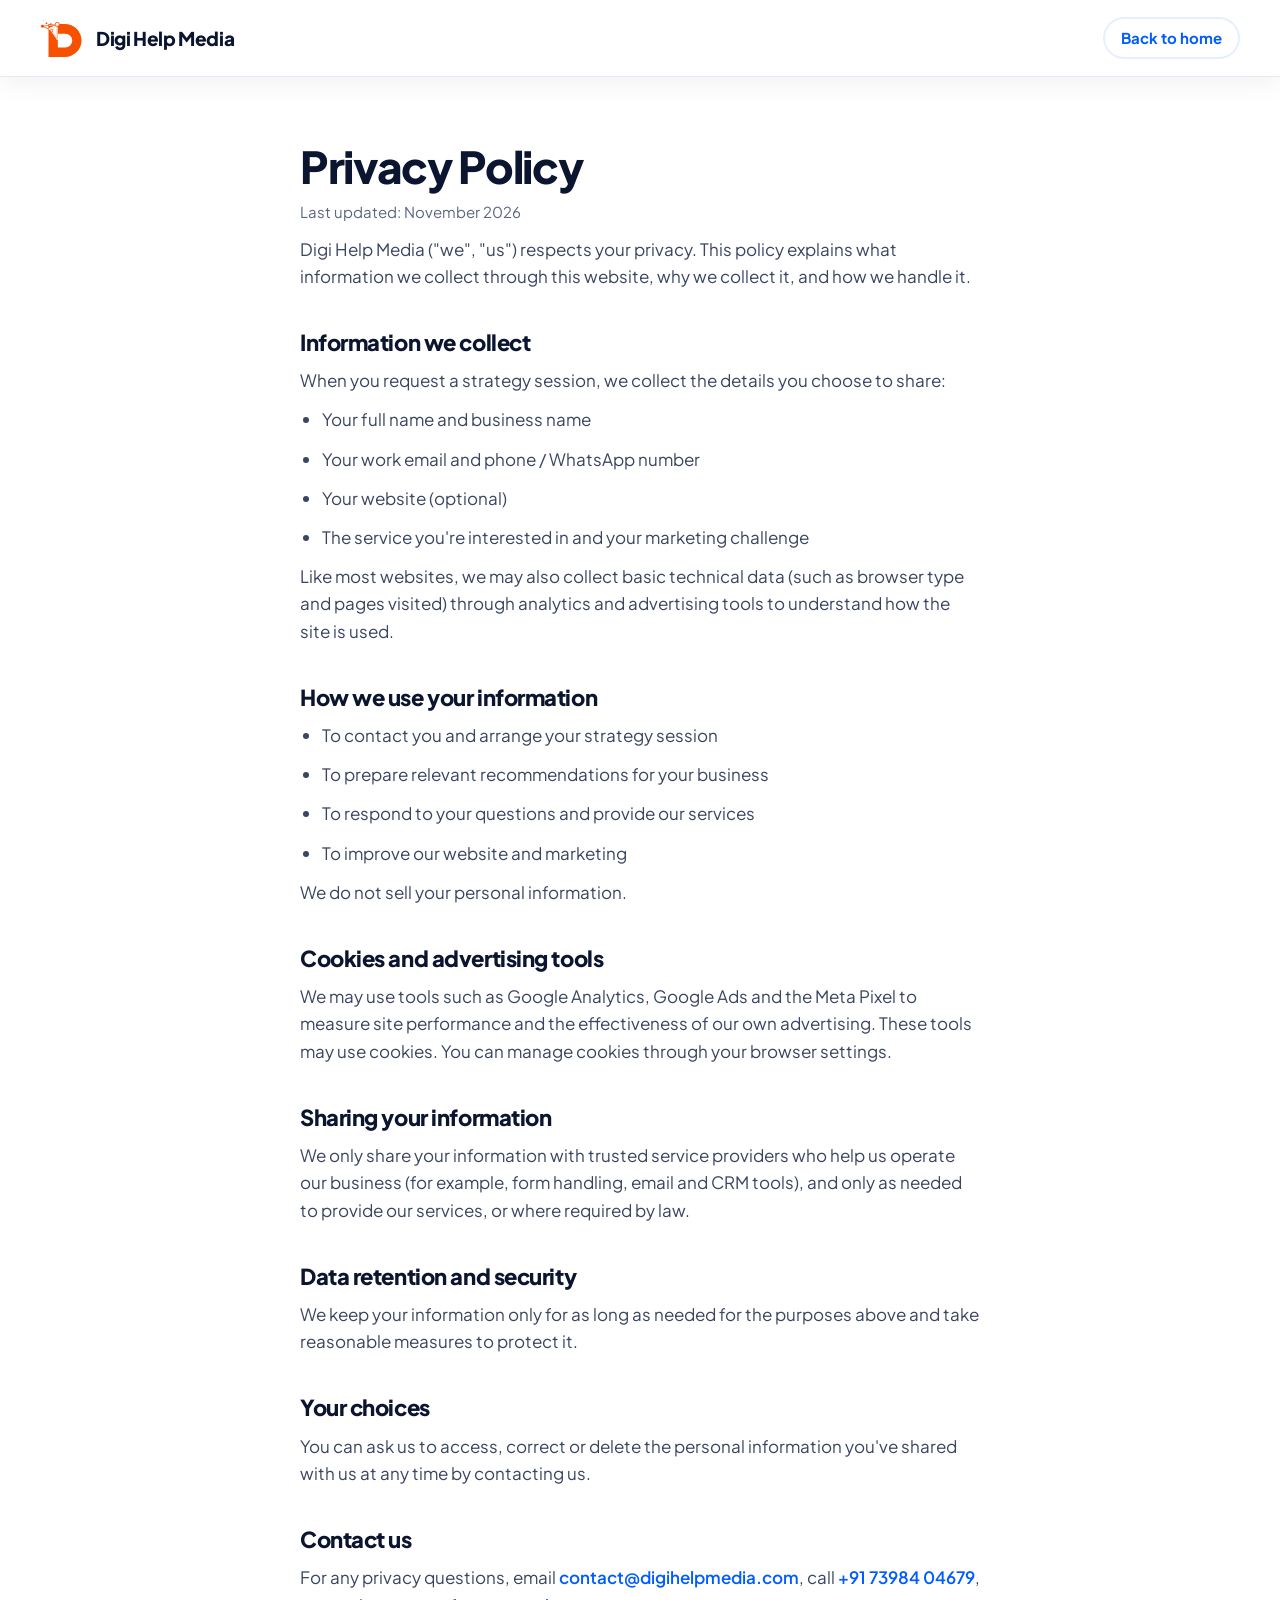
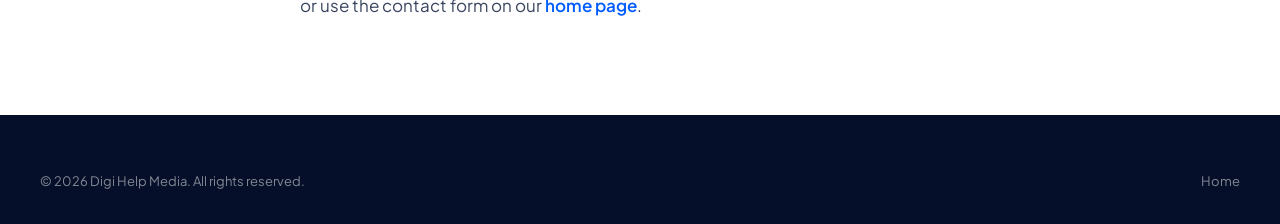
<file: privacy.html>
<!DOCTYPE html>
<html lang="en">
<head>
  <meta charset="utf-8">
  <meta name="viewport" content="width=device-width, initial-scale=1">
  <title>Privacy Policy | Digi Help Media</title>
  <meta name="description" content="How Digi Help Media collects, uses and protects the information you share with us.">
  <meta name="robots" content="noindex">
  <link rel="icon" href="assets/favicon.svg" type="image/svg+xml">
  <link rel="preconnect" href="https://fonts.googleapis.com">
  <link rel="preconnect" href="https://fonts.gstatic.com" crossorigin>
  <link href="https://fonts.googleapis.com/css2?family=Plus+Jakarta+Sans:wght@400;500;600;700;800&display=swap" rel="stylesheet">
  <link rel="stylesheet" href="styles.css">
  <style>
    .legal { max-width: 760px; padding-block: 64px 96px; }
    .legal h1 { font-size: clamp(32px, 4vw, 44px); letter-spacing: -0.03em; }
    .legal h2 { font-size: 22px; margin-top: 40px; }
    .legal p, .legal li { margin-top: 12px; color: var(--ink-2); }
    .legal ul { list-style: disc; padding-left: 22px; }
    .legal .updated { color: var(--ink-3); font-size: 15px; margin-top: 8px; }
    .legal a { color: var(--blue); font-weight: 600; }
  </style>
</head>
<body>
  <header class="site-header scrolled">
    <div class="container header-inner">
      <a class="brand" href="index.html" aria-label="Digi Help Media home">
        <img class="brand-mark" src="assets/logo-mark.svg" alt="" width="44" height="38">
        <span>Digi Help Media</span>
      </a>
      <a class="btn btn-ghost btn-sm" href="index.html" style="margin-left:auto">Back to home</a>
    </div>
  </header>
  <main class="container legal">
    <h1>Privacy Policy</h1>
    <p class="updated">Last updated: November 2026</p>

    <p>Digi Help Media ("we", "us") respects your privacy. This policy explains what information we collect through this website, why we collect it, and how we handle it.</p>

    <h2>Information we collect</h2>
    <p>When you request a strategy session, we collect the details you choose to share:</p>
    <ul>
      <li>Your full name and business name</li>
      <li>Your work email and phone / WhatsApp number</li>
      <li>Your website (optional)</li>
      <li>The service you're interested in and your marketing challenge</li>
    </ul>
    <p>Like most websites, we may also collect basic technical data (such as browser type and pages visited) through analytics and advertising tools to understand how the site is used.</p>

    <h2>How we use your information</h2>
    <ul>
      <li>To contact you and arrange your strategy session</li>
      <li>To prepare relevant recommendations for your business</li>
      <li>To respond to your questions and provide our services</li>
      <li>To improve our website and marketing</li>
    </ul>
    <p>We do not sell your personal information.</p>

    <h2>Cookies and advertising tools</h2>
    <p>We may use tools such as Google Analytics, Google Ads and the Meta Pixel to measure site performance and the effectiveness of our own advertising. These tools may use cookies. You can manage cookies through your browser settings.</p>

    <h2>Sharing your information</h2>
    <p>We only share your information with trusted service providers who help us operate our business (for example, form handling, email and CRM tools), and only as needed to provide our services, or where required by law.</p>

    <h2>Data retention and security</h2>
    <p>We keep your information only for as long as needed for the purposes above and take reasonable measures to protect it.</p>

    <h2>Your choices</h2>
    <p>You can ask us to access, correct or delete the personal information you've shared with us at any time by contacting us.</p>

    <h2>Contact us</h2>
    <p>For any privacy questions, email <a href="mailto:contact@digihelpmedia.com">contact@digihelpmedia.com</a>, call <a href="tel:+917398404679">+91 73984 04679</a>, or use the contact form on our <a href="index.html#contact">home page</a>.</p>
  </main>
  <footer class="site-footer" style="padding-top:32px">
    <div class="container footer-bottom" style="margin-top:0;border-top:0">
      <p>&copy; 2026 Digi Help Media. All rights reserved.</p>
      <p><a href="index.html">Home</a></p>
    </div>
  </footer>
</body>
</html>
</file>
<file: styles.css>
/* =========================================================
   Digi Help Media — Landing page styles
   Brand: Electric Blue #005CFF · Vibrant Orange #F65000 · White
   ========================================================= */

:root {
  --blue: #005CFF;
  --blue-600: #004FDB;
  --blue-700: #003FB0;
  --blue-900: #071A44;
  --blue-50: #F2F6FF;
  --blue-100: #E6EFFF;
  --orange: #F65000;
  --orange-600: #D94600;
  --orange-50: #FFF3EC;
  --white: #FFFFFF;
  --ink: #0B1530;
  --ink-2: #3A4560;
  --ink-3: #5B6680;
  --line: #E4E9F4;
  --bg-soft: #F7F9FD;
  --whatsapp: #25D366;

  --font: "Plus Jakarta Sans", system-ui, -apple-system, "Segoe UI", Roboto, sans-serif;

  --radius-sm: 10px;
  --radius: 16px;
  --radius-lg: 24px;
  --radius-xl: 32px;

  --shadow-sm: 0 1px 2px rgba(11, 21, 48, .05), 0 2px 8px rgba(11, 21, 48, .04);
  --shadow: 0 2px 6px rgba(11, 21, 48, .04), 0 12px 32px rgba(11, 21, 48, .07);
  --shadow-lg: 0 8px 24px rgba(0, 40, 120, .08), 0 32px 72px rgba(0, 40, 120, .14);
  --shadow-blue: 0 10px 24px rgba(0, 92, 255, .28);
  --shadow-orange: 0 10px 24px rgba(246, 80, 0, .30);

  --container: 1200px;
  --gutter: clamp(20px, 4vw, 40px);
  --section-y: clamp(72px, 10vw, 128px);
  --header-h: 76px;

  --ease: cubic-bezier(.22, .8, .24, 1);
}

/* ---------- Reset ---------- */
*, *::before, *::after { box-sizing: border-box; }
html { scroll-behavior: smooth; scroll-padding-top: calc(var(--header-h) + 12px); -webkit-text-size-adjust: 100%; }
body {
  margin: 0;
  font-family: var(--font);
  font-size: 17px;
  line-height: 1.6;
  color: var(--ink-2);
  background: var(--white);
  -webkit-font-smoothing: antialiased;
  text-rendering: optimizeLegibility;
  overflow-x: hidden;
}
img, svg { display: block; max-width: 100%; }
a { color: inherit; text-decoration: none; }
h1, h2, h3, h4 { color: var(--ink); margin: 0; line-height: 1.15; letter-spacing: -0.02em; font-weight: 800; }
p { margin: 0; }
ul, ol { margin: 0; padding: 0; list-style: none; }
button, input, textarea, select { font: inherit; color: inherit; }
::selection { background: var(--blue); color: #fff; }
:focus-visible { outline: 3px solid var(--orange); outline-offset: 3px; border-radius: 6px; }

.skip-link {
  position: absolute; left: 16px; top: -60px; z-index: 200;
  background: var(--blue); color: #fff; padding: 10px 16px; border-radius: var(--radius-sm);
  transition: top .2s;
}
.skip-link:focus { top: 12px; }

.container { width: 100%; max-width: calc(var(--container) + var(--gutter) * 2); margin-inline: auto; padding-inline: var(--gutter); }
.text-blue { color: var(--blue); }

/* ---------- Buttons ---------- */
.btn {
  --bg: var(--blue); --fg: #fff;
  display: inline-flex; align-items: center; justify-content: center; gap: 10px;
  min-height: 48px; padding: 12px 22px;
  border: 0; border-radius: 999px;
  background: var(--bg); color: var(--fg);
  font-weight: 700; font-size: 16px; line-height: 1.2; text-align: center;
  cursor: pointer; white-space: nowrap;
  transition: transform .25s var(--ease), box-shadow .25s var(--ease), background-color .2s, color .2s, border-color .2s;
}
.btn svg { width: 18px; height: 18px; flex: none; transition: transform .25s var(--ease); }
.btn:hover svg { transform: translateX(3px); }
.btn:active { transform: translateY(1px) scale(.98); }

.btn-primary { --bg: var(--orange); box-shadow: var(--shadow-orange); }
.btn-primary:hover { --bg: var(--orange-600); transform: translateY(-2px); box-shadow: 0 14px 30px rgba(246, 80, 0, .36); }

.btn-ghost { --bg: transparent; --fg: var(--blue); box-shadow: inset 0 0 0 2px var(--blue-100); }
.btn-ghost:hover { --bg: var(--blue-50); box-shadow: inset 0 0 0 2px var(--blue); transform: translateY(-2px); }

.btn-white { --bg: #fff; --fg: var(--blue); }
.btn-white:hover { transform: translateY(-2px); box-shadow: 0 12px 28px rgba(0, 0, 0, .18); }

.btn-outline-white { --bg: transparent; --fg: #fff; box-shadow: inset 0 0 0 2px rgba(255,255,255,.45); }
.btn-outline-white:hover { --bg: rgba(255,255,255,.1); box-shadow: inset 0 0 0 2px #fff; transform: translateY(-2px); }

.btn-whatsapp { --bg: var(--whatsapp); --fg: #fff; }
.btn-whatsapp:hover { transform: translateY(-2px); box-shadow: 0 12px 26px rgba(37, 211, 102, .35); }
.btn-whatsapp svg { width: 20px; height: 20px; }

.btn-sm { min-height: 42px; padding: 10px 18px; font-size: 15px; }
.btn-lg { min-height: 56px; padding: 16px 28px; font-size: 17px; }
.btn-block { width: 100%; }

/* ---------- Header ---------- */
.site-header {
  position: sticky; top: 0; z-index: 100;
  background: rgba(255, 255, 255, .92);
  -webkit-backdrop-filter: saturate(180%) blur(12px);
  backdrop-filter: saturate(180%) blur(12px);
  border-bottom: 1px solid transparent;
  transition: border-color .3s, box-shadow .3s;
}
.site-header.scrolled { border-color: var(--line); box-shadow: 0 6px 24px rgba(11, 21, 48, .06); }
.header-inner { display: flex; align-items: center; gap: 32px; height: var(--header-h); }
.brand { display: inline-flex; align-items: center; gap: 10px; font-weight: 800; font-size: 19px; color: var(--ink); letter-spacing: -0.02em; }
.brand-mark { width: 46px; height: auto; }
.main-nav { margin-left: auto; }
.main-nav ul { display: flex; gap: 6px; }
.main-nav a {
  display: block; padding: 8px 14px; border-radius: 999px;
  font-size: 15px; font-weight: 600; color: var(--ink-2);
  transition: color .2s, background-color .2s;
}
.main-nav a:hover, .main-nav a.active { color: var(--blue); background: var(--blue-50); }
.nav-toggle { display: none; }
.mobile-nav { display: none; }

/* ---------- Hero ---------- */
.hero { position: relative; overflow: hidden; padding: clamp(32px, 4vw, 56px) 0 clamp(56px, 7vw, 88px); }
.hero-glow {
  position: absolute; inset: -20% -10% auto auto; width: 70%; height: 120%; pointer-events: none;
  background:
    radial-gradient(closest-side, rgba(0, 92, 255, .12), transparent 70%) 70% 30% / 70% 70% no-repeat,
    radial-gradient(closest-side, rgba(246, 80, 0, .09), transparent 70%) 95% 80% / 50% 50% no-repeat;
}
.hero::before {
  content: ""; position: absolute; inset: 0; pointer-events: none;
  background-image: radial-gradient(rgba(0, 92, 255, .10) 1px, transparent 1px);
  background-size: 28px 28px;
  -webkit-mask-image: linear-gradient(180deg, #000 0%, transparent 75%);
  mask-image: linear-gradient(180deg, #000 0%, transparent 75%);
}
.hero-grid { position: relative; display: grid; grid-template-columns: 1.02fr 1fr; gap: clamp(40px, 5vw, 72px); align-items: center; }
.eyebrow {
  display: inline-flex; align-items: center; gap: 10px;
  padding: 8px 14px 8px 10px; border-radius: 999px;
  background: var(--blue-50); color: var(--blue);
  font-size: 13px; font-weight: 700; letter-spacing: .06em; text-transform: uppercase;
  box-shadow: inset 0 0 0 1px var(--blue-100);
}
.eyebrow::before { content: ""; width: 8px; height: 8px; border-radius: 50%; background: var(--orange); box-shadow: 0 0 0 4px rgba(246, 80, 0, .15); }
.hero h1 { margin-top: 20px; font-size: clamp(40px, 4.6vw, 62px); line-height: 1.04; letter-spacing: -0.035em; }
.hero h1 > span, .hero h1 .text-blue { display: block; text-wrap: balance; }
.hero-sub { margin-top: 22px; font-size: clamp(19px, 1.7vw, 22px); line-height: 1.45; font-weight: 600; color: var(--ink); max-width: 34ch; }
.hero-text { margin-top: 14px; font-size: 17px; color: var(--ink-3); max-width: 52ch; }
.service-chips { display: flex; flex-wrap: wrap; gap: 10px; margin-top: 26px; }
.service-chips li {
  display: inline-flex; align-items: center; gap: 8px;
  padding: 8px 14px; border-radius: 999px; background: #fff;
  font-size: 14px; font-weight: 600; color: var(--ink);
  box-shadow: var(--shadow-sm), inset 0 0 0 1px var(--line);
  transition: transform .25s var(--ease), box-shadow .25s;
}
.service-chips li:hover { transform: translateY(-2px); box-shadow: var(--shadow), inset 0 0 0 1px var(--blue-100); }
.chip-dot { width: 8px; height: 8px; border-radius: 50%; }
.dot-blue { background: var(--blue); }
.dot-orange { background: var(--orange); }
.hero-actions { display: flex; flex-wrap: wrap; gap: 14px; margin-top: 32px; }
.trust-line { display: inline-flex; align-items: center; gap: 10px; margin-top: 26px; font-size: 15px; font-weight: 600; color: var(--ink-2); }
.trust-line svg { width: 22px; height: 22px; }
.visual-note { position: relative; margin-top: 18px; text-align: right; font-size: 13px; color: var(--ink-3); }

/* Hero visual */
.hero-visual { position: relative; padding: 36px 28px 56px 40px; }
.dash {
  position: relative; z-index: 1;
  background: #fff; border-radius: var(--radius-lg);
  box-shadow: var(--shadow-lg), 0 0 0 1px rgba(0, 92, 255, .06);
  overflow: hidden;
}
.dash-top { display: flex; align-items: center; gap: 12px; padding: 14px 18px; border-bottom: 1px solid var(--line); background: var(--bg-soft); }
.dash-dots { display: flex; gap: 6px; }
.dash-dots i { width: 10px; height: 10px; border-radius: 50%; background: #D7DEEC; }
.dash-title { font-size: 14px; font-weight: 700; color: var(--ink); }
.dash-tag {
  margin-left: auto; display: inline-flex; align-items: center; gap: 6px;
  font-size: 12px; font-weight: 700; color: #0A8A3E; background: #E8F8EE; padding: 4px 10px; border-radius: 999px;
}
.dash-tag::before { content: ""; width: 6px; height: 6px; border-radius: 50%; background: #18B357; animation: blink 1.6s infinite; }
.dash-body { padding: 18px; display: grid; gap: 14px; }
.dash-kpis { display: grid; grid-template-columns: repeat(3, 1fr); gap: 10px; }
.kpi { padding: 12px; border-radius: 12px; background: var(--bg-soft); display: grid; gap: 8px; }
.kpi span { font-size: 12px; font-weight: 600; color: var(--ink-3); }
.kpi-bar { display: block; height: 8px; border-radius: 99px; background: #E3E9F6; overflow: hidden; }
.kpi-bar i { display: block; height: 100%; width: var(--w); border-radius: inherit; background: var(--blue); transform-origin: left; animation: grow 1.4s var(--ease) both .5s; }
.kpi-bar.orange i { background: var(--orange); }
.kpi em { font-style: normal; font-size: 12px; font-weight: 700; }
.kpi em::before { margin-right: 4px; }
.kpi em.up { color: #0A8A3E; }
.kpi em.up::before { content: "↑"; }
.kpi em.down { color: #0A8A3E; }
.kpi em.down::before { content: "↓"; }
.dash-chart { padding: 14px; border-radius: 12px; box-shadow: inset 0 0 0 1px var(--line); }
.chart-head { display: flex; justify-content: space-between; align-items: center; font-size: 12px; font-weight: 700; color: var(--ink); margin-bottom: 8px; }
.legend { display: inline-flex; align-items: center; gap: 6px; color: var(--ink-3); font-weight: 600; }
.legend i { width: 8px; height: 8px; border-radius: 2px; display: inline-block; }
.lg-blue { background: var(--blue); }
.lg-orange { background: var(--orange); margin-left: 6px; }
.dash-chart svg { width: 100%; height: 120px; overflow: visible; }
.grid-lines line { stroke: #EDF1F8; stroke-width: 1; }
.area-blue { fill: rgba(0, 92, 255, .08); }
.line-blue, .line-orange { fill: none; stroke-width: 3; stroke-linecap: round; stroke-linejoin: round; vector-effect: non-scaling-stroke; }
.line-blue { stroke: var(--blue); }
.line-orange { stroke: var(--orange); }
.draw { stroke-dasharray: 600; stroke-dashoffset: 600; animation: draw 2s var(--ease) forwards .6s; }
.pulse { fill: var(--blue); stroke: #fff; stroke-width: 2; animation: pulse 2s infinite 2.4s; transform-origin: 320px 26px; transform-box: view-box; }
.dash-funnel { display: grid; grid-template-columns: auto 1fr; gap: 14px; align-items: center; }
.f-label { font-size: 12px; font-weight: 700; color: var(--ink); writing-mode: vertical-rl; transform: rotate(180deg); }
.funnel-bars { display: grid; gap: 6px; }
.funnel-bars div {
  width: var(--w); height: 26px; border-radius: 8px; margin-inline: auto;
  background: var(--blue); display: flex; align-items: center; justify-content: center;
  transform-origin: center; animation: grow 1.2s var(--ease) both;
}
.funnel-bars div:nth-child(1) { background: #4D8DFF; animation-delay: .7s; }
.funnel-bars div:nth-child(2) { background: #2673FF; animation-delay: .85s; }
.funnel-bars div:nth-child(3) { background: var(--blue); animation-delay: 1s; }
.funnel-bars div.f-orange { background: var(--orange); animation-delay: 1.15s; }
.funnel-bars span { font-size: 12px; font-weight: 700; color: #fff; }

.float-card {
  position: absolute; z-index: 2; background: #fff; border-radius: var(--radius);
  box-shadow: var(--shadow-lg), 0 0 0 1px rgba(11, 21, 48, .04);
}
.ad-meta { left: -8px; bottom: -6px; width: 188px; padding: 12px; animation: floaty 7s ease-in-out infinite; }
.ad-head { display: flex; align-items: center; gap: 8px; margin-bottom: 10px; }
.ad-head b { display: block; font-size: 12px; color: var(--ink); line-height: 1.2; }
.ad-head small { font-size: 11px; color: var(--ink-3); }
.ad-avatar { width: 26px; height: 26px; border-radius: 50%; background: var(--orange); box-shadow: inset 0 0 0 3px #FFD9C6; flex: none; }
.ad-img {
  height: 112px; border-radius: 10px; padding: 12px; display: flex; align-items: flex-end;
  background: linear-gradient(140deg, var(--blue) 0%, #2E7BFF 60%, var(--orange) 140%);
}
.ad-img span { color: #fff; font-weight: 800; font-size: 14px; line-height: 1.2; }
.ad-cta { display: flex; justify-content: space-between; align-items: center; margin-top: 10px; padding: 8px 10px; border-radius: 8px; background: var(--blue-50); font-size: 12px; font-weight: 700; color: var(--blue); }
.ad-cta svg { width: 14px; height: 14px; }
.ad-google { right: -6px; top: -4px; width: 248px; padding: 14px 16px; animation: floaty 8s ease-in-out infinite reverse; }
.g-tag { font-size: 11px; font-weight: 700; color: var(--ink); }
.g-title { display: block; margin-top: 4px; font-size: 14px; line-height: 1.3; color: #1A0DAB; }
.g-url { display: block; font-size: 12px; color: #0A7A35; margin-top: 2px; }
.ad-google p { margin-top: 6px; font-size: 12px; line-height: 1.45; color: var(--ink-3); }
.notify { right: 8px; bottom: 6px; display: flex; align-items: center; gap: 10px; padding: 12px 16px 12px 12px; animation: pop .7s var(--ease) both 2.2s, floaty 6s ease-in-out infinite 3s; }
.notify b { display: block; font-size: 13px; color: var(--ink); line-height: 1.2; }
.notify small { font-size: 12px; color: var(--ink-3); }
.notify-icon { width: 34px; height: 34px; border-radius: 10px; background: var(--orange); display: grid; place-items: center; flex: none; }
.notify-icon svg { width: 18px; height: 18px; }

/* ---------- Sections (shared) ---------- */
.section { padding: var(--section-y) 0; position: relative; }
.section-head { max-width: 760px; margin-bottom: clamp(40px, 5vw, 64px); }
.section-head.center { margin-inline: auto; text-align: center; }
.section-head h2 { font-size: clamp(30px, 3.6vw, 46px); line-height: 1.12; letter-spacing: -0.03em; }
.section-head p { margin-top: 18px; font-size: clamp(17px, 1.4vw, 19px); color: var(--ink-3); }

.card {
  background: #fff; border-radius: var(--radius-lg); padding: 30px;
  box-shadow: var(--shadow-sm), inset 0 0 0 1px var(--line);
  transition: transform .35s var(--ease), box-shadow .35s var(--ease);
}
.card:hover { transform: translateY(-6px); box-shadow: var(--shadow), inset 0 0 0 1px var(--blue-100); }
.card h3 { font-size: 20px; margin-top: 20px; }
.card p { margin-top: 10px; font-size: 16px; color: var(--ink-3); }

.icon-box {
  width: 52px; height: 52px; border-radius: 14px; display: grid; place-items: center;
  background: var(--blue-50); color: var(--blue); flex: none;
  transition: transform .35s var(--ease), background-color .3s, color .3s;
}
.icon-box svg { width: 26px; height: 26px; }
.ib-orange { background: var(--orange-50); color: var(--orange); }
.card:hover .icon-box { transform: rotate(-6deg) scale(1.06); }

/* ---------- 2. Problems ---------- */
.problems { background: var(--bg-soft); }
.problem-grid { display: grid; grid-template-columns: repeat(4, 1fr); gap: 20px; }
.problem-card { position: relative; overflow: hidden; }
.problem-card::after {
  content: ""; position: absolute; left: 30px; right: 30px; bottom: 0; height: 3px; border-radius: 3px 3px 0 0;
  background: var(--orange); transform: scaleX(0); transform-origin: left; transition: transform .45s var(--ease);
}
.problem-card:hover::after { transform: scaleX(1); }
.bridge {
  margin: clamp(40px, 5vw, 56px) auto 0; max-width: 720px; text-align: center;
  font-size: clamp(20px, 2vw, 26px); font-weight: 700; color: var(--ink); line-height: 1.35; letter-spacing: -0.015em;
}
.bridge strong { color: var(--blue); }

/* ---------- 3. Solution timeline ---------- */
.timeline { position: relative; display: grid; grid-template-columns: repeat(4, 1fr); gap: 24px; counter-reset: none; }
.timeline::before {
  content: ""; position: absolute; top: 31px; left: 12.5%; right: 12.5%; height: 2px;
  background: linear-gradient(90deg, var(--blue-100), var(--blue) 50%, var(--orange));
  transform: scaleX(var(--progress, 0)); transform-origin: left; transition: transform 1.4s var(--ease);
}
.timeline.in-view::before { --progress: 1; }
.step { position: relative; text-align: center; padding: 0 10px; }
.step-num {
  position: relative; z-index: 1; width: 64px; height: 64px; margin: 0 auto 22px;
  display: grid; place-items: center; border-radius: 50%;
  background: #fff; color: var(--blue); font-weight: 800; font-size: 20px;
  box-shadow: 0 0 0 8px #fff, inset 0 0 0 2px var(--blue), var(--shadow);
  transition: transform .35s var(--ease), background-color .3s, color .3s;
}
.step-num-orange { color: var(--orange); box-shadow: 0 0 0 8px #fff, inset 0 0 0 2px var(--orange), var(--shadow); }
.step:hover .step-num { transform: scale(1.08); background: var(--blue); color: #fff; }
.step:hover .step-num-orange { background: var(--orange); }
.step h3 { font-size: 22px; }
.step p { margin-top: 10px; font-size: 16px; color: var(--ink-3); max-width: 30ch; margin-inline: auto; }

/* ---------- 4. Services ---------- */
.services { background: var(--bg-soft); }
.service-grid { display: grid; grid-template-columns: 1fr 1fr; gap: 24px; }
.service-card {
  position: relative; overflow: hidden; border-radius: var(--radius-xl); padding: clamp(32px, 4vw, 48px);
  display: flex; flex-direction: column; align-items: flex-start;
  transition: transform .4s var(--ease), box-shadow .4s var(--ease);
}
.service-card:hover { transform: translateY(-6px); }
.service-card h3 { font-size: clamp(26px, 2.6vw, 34px); line-height: 1.15; letter-spacing: -0.03em; margin-top: 28px; }
.service-card > p { margin-top: 16px; font-size: 17px; }
.svc-top { display: flex; align-items: center; gap: 12px; flex-wrap: wrap; }
.svc-badge { display: inline-flex; align-items: center; gap: 8px; padding: 8px 14px; border-radius: 999px; font-weight: 700; font-size: 15px; }
.svc-badge svg { width: 20px; height: 20px; }
.svc-platforms { font-size: 14px; font-weight: 600; }
.check-list { display: grid; grid-template-columns: 1fr 1fr; gap: 12px 20px; margin: 28px 0 36px; width: 100%; }
.check-list li { position: relative; padding-left: 30px; font-size: 15px; font-weight: 600; line-height: 1.4; }
.check-list li::before {
  content: ""; position: absolute; left: 0; top: 0; width: 20px; height: 20px; border-radius: 50%;
  background: var(--chk-bg) url("data:image/svg+xml,%3Csvg xmlns='http://www.w3.org/2000/svg' viewBox='0 0 20 20'%3E%3Cpath d='m6 10 2.5 2.5L14 7' fill='none' stroke='%23fff' stroke-width='2.2' stroke-linecap='round' stroke-linejoin='round'/%3E%3C/svg%3E") center / 14px no-repeat;
}
.service-card .btn { margin-top: auto; }

.svc-meta { background: var(--blue); color: rgba(255,255,255,.86); box-shadow: 0 24px 60px rgba(0, 92, 255, .28); }
.svc-meta::before {
  content: ""; position: absolute; width: 380px; height: 380px; right: -120px; top: -140px; border-radius: 50%;
  background: radial-gradient(closest-side, rgba(255,255,255,.18), transparent); pointer-events: none;
}
.svc-meta::after {
  content: ""; position: absolute; width: 260px; height: 260px; right: -60px; bottom: -120px; border-radius: 50%;
  background: radial-gradient(closest-side, rgba(246, 80, 0, .45), transparent); pointer-events: none;
}
.svc-meta h3 { color: #fff; }
.svc-meta .svc-badge { background: rgba(255,255,255,.15); color: #fff; }
.svc-meta .svc-platforms { color: rgba(255,255,255,.75); }
.svc-meta .check-list li { color: #fff; }
.svc-meta .check-list li::before { --chk-bg: var(--orange); }
.svc-meta:hover { box-shadow: 0 32px 72px rgba(0, 92, 255, .36); }

.svc-google { background: #fff; color: var(--ink-3); box-shadow: var(--shadow), inset 0 0 0 1px var(--line); }
.svc-google::before {
  content: ""; position: absolute; width: 360px; height: 360px; right: -140px; top: -160px; border-radius: 50%;
  background: radial-gradient(closest-side, rgba(246, 80, 0, .10), transparent); pointer-events: none;
}
.svc-google .svc-badge { background: var(--orange-50); color: var(--orange); }
.svc-google .svc-platforms { color: var(--ink-3); }
.svc-google .check-list li { color: var(--ink); }
.svc-google .check-list li::before { --chk-bg: var(--blue); }
.svc-google:hover { box-shadow: var(--shadow-lg), inset 0 0 0 1px var(--blue-100); }
.service-card > * { position: relative; z-index: 1; }

/* ---------- 5. Difference ---------- */
.benefit-grid { display: grid; grid-template-columns: repeat(3, 1fr); gap: 20px; }
.benefit { display: grid; grid-template-columns: auto 1fr; column-gap: 18px; align-items: start; }
.benefit .icon-box { grid-row: span 2; }
.benefit h3 { margin-top: 2px; font-size: 19px; }
.benefit p { margin-top: 6px; }
.benefit:hover .icon-box { background: var(--blue); color: #fff; }
.inline-cta {
  margin-top: clamp(40px, 5vw, 56px); display: flex; align-items: center; justify-content: space-between; gap: 24px; flex-wrap: wrap;
  padding: 24px 28px 24px 32px; border-radius: var(--radius-lg); background: var(--blue-50); box-shadow: inset 0 0 0 1px var(--blue-100);
}
.inline-cta p { font-size: 19px; font-weight: 700; color: var(--ink); }

/* ---------- 6. Framework ---------- */
.framework { background: linear-gradient(180deg, #fff 0%, var(--blue-50) 100%); }
.framework-grid { display: grid; grid-template-columns: 1.05fr 1fr; gap: clamp(40px, 6vw, 88px); align-items: center; }
.funnel { display: grid; gap: 10px; justify-items: center; padding: 20px 0; }
.funnel-layer {
  height: 72px; display: grid; place-items: center; color: #fff; font-weight: 800; font-size: 17px; letter-spacing: .02em;
  clip-path: polygon(0 0, 100% 0, 94% 100%, 6% 100%);
  transition: transform .35s var(--ease), filter .3s;
}
.funnel-layer:hover { transform: scale(1.03); filter: brightness(1.08); }
.fl-1 { width: 100%; background: #6FA2FF; }
.fl-2 { width: 86%; background: #3A80FF; }
.fl-3 { width: 72%; background: var(--blue); }
.fl-4 { width: 58%; background: var(--blue-700); clip-path: polygon(0 0, 100% 0, 90% 100%, 10% 100%); }
.funnel-loop {
  margin-top: 8px; display: inline-flex; align-items: center; gap: 10px;
  padding: 14px 22px; border-radius: 999px; background: var(--orange); color: #fff; font-weight: 800; font-size: 16px;
  box-shadow: var(--shadow-orange);
}
.funnel-loop svg { width: 20px; height: 20px; animation: spin 6s linear infinite; }
.stage-list { display: grid; gap: 6px; position: relative; }
.stage-list::before { content: ""; position: absolute; left: 11px; top: 24px; bottom: 24px; width: 2px; background: var(--blue-100); }
.stage { position: relative; display: flex; gap: 20px; padding: 14px 18px 14px 0; border-radius: var(--radius); transition: background-color .3s, transform .3s var(--ease); }
.stage:hover { transform: translateX(4px); }
.stage-dot { position: relative; z-index: 1; flex: none; width: 24px; height: 24px; margin-top: 2px; border-radius: 50%; box-shadow: 0 0 0 5px var(--blue-50); }
.sd-1 { background: #6FA2FF; } .sd-2 { background: #3A80FF; } .sd-3 { background: var(--blue); } .sd-4 { background: var(--blue-700); } .sd-5 { background: var(--orange); }
.stage h3 { font-size: 19px; }
.stage p { margin-top: 4px; font-size: 16px; color: var(--ink-3); }

/* ---------- 7. Industries ---------- */
.industry-grid { display: grid; grid-template-columns: repeat(4, 1fr); gap: 16px; }
.industry {
  display: flex; align-items: center; gap: 16px; padding: 20px; border-radius: var(--radius);
  background: #fff; font-weight: 700; font-size: 16px; color: var(--ink); line-height: 1.3;
  box-shadow: var(--shadow-sm), inset 0 0 0 1px var(--line);
  transition: transform .3s var(--ease), box-shadow .3s, color .3s;
}
.industry .icon-box { width: 46px; height: 46px; border-radius: 12px; }
.industry .icon-box svg { width: 22px; height: 22px; }
.industry:hover { transform: translateY(-4px); box-shadow: var(--shadow), inset 0 0 0 1px var(--blue-100); color: var(--blue); }
.industry:hover .icon-box { background: var(--blue); color: #fff; }

/* ---------- 8. Approach split ---------- */
.approach { background: var(--bg-soft); }
.split { display: grid; grid-template-columns: 1fr 1fr; gap: clamp(40px, 6vw, 88px); align-items: center; }
.split-copy h2 { font-size: clamp(30px, 3.4vw, 44px); line-height: 1.12; letter-spacing: -0.03em; }
.split-copy > p { margin-top: 20px; font-size: 18px; color: var(--ink-3); }
.commitments { display: grid; gap: 18px; margin: 32px 0 36px; }
.commitments li { display: flex; gap: 18px; align-items: flex-start; }
.c-num {
  flex: none; width: 40px; height: 40px; border-radius: 12px; display: grid; place-items: center;
  background: var(--blue); color: #fff; font-weight: 800; font-size: 17px; box-shadow: var(--shadow-blue);
}
.c-num-orange { background: var(--orange); box-shadow: var(--shadow-orange); }
.commitments h3 { font-size: 19px; }
.commitments p { margin-top: 4px; font-size: 16px; color: var(--ink-3); }

.split-visual { position: relative; padding: 24px 24px 40px 0; }
.split-visual::before {
  content: ""; position: absolute; inset: 0 0 0 40px; border-radius: var(--radius-xl);
  background: linear-gradient(150deg, var(--blue) 0%, #3A80FF 70%, var(--orange) 140%);
}
.brief {
  position: relative; z-index: 1; margin-top: 24px; background: #fff; border-radius: var(--radius-lg); padding: 26px;
  box-shadow: var(--shadow-lg); display: grid; gap: 18px; transform: rotate(-1.2deg);
  transition: transform .5s var(--ease);
}
.split-visual:hover .brief { transform: rotate(0); }
.brief-head { display: flex; align-items: center; gap: 12px; padding-bottom: 16px; border-bottom: 1px solid var(--line); }
.brief-head b { display: block; font-size: 16px; color: var(--ink); }
.brief-head small { font-size: 13px; color: var(--ink-3); }
.brief-icon { width: 40px; height: 40px; border-radius: 12px; background: var(--blue); display: grid; place-items: center; flex: none; }
.brief-icon svg { width: 20px; height: 20px; }
.brief-label { display: block; font-size: 13px; font-weight: 700; color: var(--blue); margin-bottom: 8px; }
.brief-block p { font-size: 15px; color: var(--ink); font-weight: 500; line-height: 1.5; }
.tags { display: flex; flex-wrap: wrap; gap: 8px; }
.tags span { font-size: 13px; font-weight: 600; padding: 6px 12px; border-radius: 999px; background: var(--blue-50); color: var(--blue-700); }
.channel-row { display: grid; grid-template-columns: 98px 1fr auto; gap: 12px; align-items: center; margin-top: 8px; }
.ch { font-size: 13px; font-weight: 700; }
.ch-blue { color: var(--blue); } .ch-orange { color: var(--orange); }
.ch-bar { height: 8px; border-radius: 99px; background: #EEF2F9; overflow: hidden; }
.ch-bar i { display: block; height: 100%; width: var(--w); background: var(--blue); border-radius: inherit; transform-origin: left; transform: scaleX(0); transition: transform 1.2s var(--ease) .3s; }
.ch-bar.orange i { background: var(--orange); }
.split-visual.in-view .ch-bar i { transform: scaleX(1); }
.channel-row small { font-size: 12px; color: var(--ink-3); font-weight: 600; }
.brief-checks { display: grid; gap: 6px; }
.brief-checks li { position: relative; padding-left: 26px; font-size: 14px; font-weight: 600; color: var(--ink); }
.brief-checks li::before { content: ""; position: absolute; left: 0; top: 3px; width: 16px; height: 16px; border-radius: 5px; background: var(--orange-50); box-shadow: inset 0 0 0 1.5px var(--orange); }
.brief-checks li::after { content: ""; position: absolute; left: 5px; top: 6px; width: 6px; height: 8px; border: solid var(--orange); border-width: 0 2px 2px 0; transform: rotate(40deg); }
.sticky-note {
  position: absolute; z-index: 2; right: -6px; bottom: 0; width: 180px; padding: 16px;
  background: #FFE7D6; color: #7A2800; font-weight: 700; font-size: 14px; line-height: 1.4; border-radius: 6px;
  transform: rotate(3deg); box-shadow: 0 12px 28px rgba(122, 40, 0, .18);
}

/* ---------- 9. Lead CTA + Form ---------- */
.lead { background: var(--blue); color: rgba(255,255,255,.88); overflow: hidden; }
.lead-glow {
  position: absolute; inset: 0; pointer-events: none;
  background:
    radial-gradient(600px 400px at 0% 0%, rgba(255,255,255,.12), transparent 70%),
    radial-gradient(520px 420px at 100% 100%, rgba(246, 80, 0, .35), transparent 70%);
}
.lead::before {
  content: ""; position: absolute; inset: 0; pointer-events: none;
  background-image: radial-gradient(rgba(255,255,255,.12) 1px, transparent 1px); background-size: 28px 28px;
  -webkit-mask-image: linear-gradient(90deg, #000, transparent 60%); mask-image: linear-gradient(90deg, #000, transparent 60%);
}
.lead-grid { position: relative; display: grid; grid-template-columns: 1fr 1.08fr; gap: clamp(40px, 5vw, 72px); align-items: start; }
.offer-pill {
  display: inline-flex; align-items: center; gap: 8px; padding: 8px 14px; border-radius: 999px;
  background: var(--orange); color: #fff; font-size: 13px; font-weight: 800; letter-spacing: .06em; text-transform: uppercase;
  box-shadow: var(--shadow-orange);
}
.lead h2 { margin-top: 22px; color: #fff; font-size: clamp(30px, 3.4vw, 46px); line-height: 1.1; letter-spacing: -0.03em; }
.lead-copy > p { margin-top: 18px; font-size: 18px; }
.get-title { margin-top: 32px; color: #fff; font-size: 18px; }
.get-list { display: grid; gap: 12px; margin-top: 16px; }
.get-list li {
  position: relative; padding: 14px 18px 14px 52px; border-radius: 14px; background: rgba(255,255,255,.08);
  color: #fff; font-weight: 600; font-size: 16px; box-shadow: inset 0 0 0 1px rgba(255,255,255,.12);
  transition: background-color .3s, transform .3s var(--ease);
}
.get-list li:hover { background: rgba(255,255,255,.14); transform: translateX(4px); }
.get-list li::before {
  content: ""; position: absolute; left: 16px; top: 50%; width: 22px; height: 22px; margin-top: -11px; border-radius: 50%;
  background: var(--orange) url("data:image/svg+xml,%3Csvg xmlns='http://www.w3.org/2000/svg' viewBox='0 0 20 20'%3E%3Cpath d='m6 10 2.5 2.5L14 7' fill='none' stroke='%23fff' stroke-width='2.2' stroke-linecap='round' stroke-linejoin='round'/%3E%3C/svg%3E") center / 14px no-repeat;
}
.reassure { display: flex; gap: 12px; align-items: flex-start; margin-top: 28px; font-size: 16px; font-weight: 600; color: #fff; }
.reassure svg { width: 22px; height: 22px; flex: none; margin-top: 1px; color: #FFB48F; }

.form-card { background: #fff; color: var(--ink-2); border-radius: var(--radius-xl); padding: clamp(24px, 3.4vw, 40px); box-shadow: 0 40px 80px rgba(0, 20, 70, .35); }
.form-head h3 { font-size: 24px; letter-spacing: -0.02em; }
.form-head p { margin-top: 6px; font-size: 15px; color: var(--ink-3); }
.form-grid { display: grid; grid-template-columns: 1fr 1fr; gap: 16px; margin: 24px 0 22px; }
.field { display: grid; gap: 6px; min-width: 0; }
.field-full { grid-column: 1 / -1; }
fieldset.field { border: 0; margin: 0; padding: 0; }
.field label, .field legend { font-size: 14px; font-weight: 700; color: var(--ink); padding: 0; }
.field label span[aria-hidden], .field legend span[aria-hidden] { color: var(--orange); }
.optional { color: var(--ink-3); font-weight: 500; }
.field input, .field textarea {
  width: 100%; min-height: 50px; padding: 12px 16px; border-radius: 12px; border: 1.5px solid var(--line); background: var(--bg-soft);
  font-size: 16px; color: var(--ink); transition: border-color .2s, background-color .2s, box-shadow .2s;
}
.field textarea { resize: vertical; min-height: 96px; line-height: 1.5; }
.field input::placeholder, .field textarea::placeholder { color: #98A2B8; }
.field input:hover, .field textarea:hover { border-color: #C9D3E6; }
.field input:focus, .field textarea:focus { outline: none; border-color: var(--blue); background: #fff; box-shadow: 0 0 0 4px rgba(0, 92, 255, .12); }
.field.invalid input, .field.invalid textarea { border-color: #E5372B; background: #FFF6F5; }
.field.invalid .radio-pills span { border-color: #F2A39C; }
.error { min-height: 0; font-size: 13px; font-weight: 600; color: #C62A1F; }
.error:empty { display: none; }
.radio-pills { display: grid; grid-template-columns: repeat(4, 1fr); gap: 8px; margin-top: 4px; }
.radio-pills label { position: relative; cursor: pointer; }
.radio-pills input { position: absolute; opacity: 0; inset: 0; cursor: pointer; }
.radio-pills span {
  display: grid; place-items: center; min-height: 48px; padding: 8px; border-radius: 12px; text-align: center;
  border: 1.5px solid var(--line); background: var(--bg-soft); font-size: 14px; font-weight: 700; color: var(--ink-2); line-height: 1.2;
  transition: border-color .2s, background-color .2s, color .2s, transform .2s var(--ease);
}
.radio-pills label:hover span { border-color: #C9D3E6; }
.radio-pills input:checked + span { border-color: var(--blue); background: var(--blue-50); color: var(--blue); }
.radio-pills input:focus-visible + span { outline: 3px solid var(--orange); outline-offset: 2px; }
.radio-pills input:active + span { transform: scale(.97); }
.hp { position: absolute !important; left: -9999px; width: 1px; height: 1px; overflow: hidden; }
.form-privacy { margin-top: 14px; font-size: 13px; color: var(--ink-3); text-align: center; }
.form-status { margin-top: 10px; font-size: 14px; font-weight: 600; color: #C62A1F; text-align: center; }
.form-status:empty { display: none; }
.spinner { display: none; width: 18px; height: 18px; border-radius: 50%; border: 2.5px solid rgba(255,255,255,.4); border-top-color: #fff; animation: spin .8s linear infinite; }
.is-loading .spinner { display: inline-block; }
.is-loading { pointer-events: none; opacity: .85; }

.thank-you { text-align: left; animation: pop .6s var(--ease) both; }
.thank-you:focus { outline: none; }
.ty-icon { width: 60px; height: 60px; border-radius: 18px; background: var(--orange); display: grid; place-items: center; box-shadow: var(--shadow-orange); }
.ty-icon svg { width: 30px; height: 30px; }
.thank-you h3 { margin-top: 22px; font-size: 26px; }
.thank-you > p { margin-top: 8px; font-size: 17px; color: var(--ink-3); }
.ty-steps { margin: 24px 0 28px; display: grid; gap: 14px; counter-reset: ty; }
.ty-steps li { position: relative; padding-left: 44px; font-size: 15px; color: var(--ink-2); counter-increment: ty; }
.ty-steps li::before {
  content: counter(ty); position: absolute; left: 0; top: -2px; width: 30px; height: 30px; border-radius: 50%;
  display: grid; place-items: center; background: var(--blue-50); color: var(--blue); font-weight: 800; font-size: 14px;
}
.ty-steps b { color: var(--ink); }

/* ---------- 10. FAQ ---------- */
.faq-grid { display: grid; grid-template-columns: .8fr 1.2fr; gap: clamp(40px, 6vw, 88px); align-items: start; }
.faq-head { position: sticky; top: calc(var(--header-h) + 32px); margin-bottom: 0; }
.faq-head .btn { margin-top: 28px; }
.faq-list { display: grid; gap: 12px; }
.faq-item { border-radius: var(--radius); background: var(--bg-soft); box-shadow: inset 0 0 0 1px var(--line); transition: background-color .3s, box-shadow .3s; }
.faq-item[open] { background: #fff; box-shadow: var(--shadow), inset 0 0 0 1px var(--blue-100); }
.faq-item summary {
  list-style: none; cursor: pointer; display: flex; justify-content: space-between; align-items: center; gap: 20px;
  padding: 22px 24px; font-size: 17px; font-weight: 700; color: var(--ink); line-height: 1.4; border-radius: var(--radius);
}
.faq-item summary::-webkit-details-marker { display: none; }
.faq-item summary::after {
  content: ""; flex: none; width: 32px; height: 32px; border-radius: 50%;
  background: #fff url("data:image/svg+xml,%3Csvg xmlns='http://www.w3.org/2000/svg' viewBox='0 0 20 20'%3E%3Cpath d='M10 4v12M4 10h12' stroke='%23005CFF' stroke-width='2.2' stroke-linecap='round'/%3E%3C/svg%3E") center / 14px no-repeat;
  box-shadow: inset 0 0 0 1px var(--line); transition: transform .35s var(--ease), background-color .3s;
}
.faq-item[open] summary::after {
  transform: rotate(135deg);
  background: var(--orange) url("data:image/svg+xml,%3Csvg xmlns='http://www.w3.org/2000/svg' viewBox='0 0 20 20'%3E%3Cpath d='M10 4v12M4 10h12' stroke='%23fff' stroke-width='2.2' stroke-linecap='round'/%3E%3C/svg%3E") center / 14px no-repeat;
  box-shadow: none;
}
.faq-item summary:hover { color: var(--blue); }
.faq-body { padding: 0 24px 24px; }
.faq-body p { font-size: 16px; color: var(--ink-3); line-height: 1.65; }
.faq-item[open] .faq-body { animation: fadeDown .4s var(--ease); }

/* ---------- 11. Final CTA ---------- */
.final-cta { padding: 0 0 var(--section-y); }
.final-box {
  position: relative; overflow: hidden; text-align: center; border-radius: var(--radius-xl);
  padding: clamp(56px, 8vw, 104px) clamp(24px, 5vw, 64px);
  background: var(--blue-900); color: rgba(255,255,255,.82);
}
.final-light {
  position: absolute; inset: 0; pointer-events: none;
  background:
    radial-gradient(520px 320px at 15% 0%, rgba(0, 92, 255, .65), transparent 70%),
    radial-gradient(460px 320px at 90% 110%, rgba(246, 80, 0, .45), transparent 70%);
  animation: lightShift 12s ease-in-out infinite alternate;
}
.final-box > *:not(.final-light) { position: relative; }
.final-box h2 { color: #fff; font-size: clamp(32px, 4.2vw, 56px); line-height: 1.08; letter-spacing: -0.035em; max-width: 18ch; margin-inline: auto; }
.final-box p { margin: 20px auto 0; max-width: 52ch; font-size: clamp(17px, 1.5vw, 20px); }
.final-actions { display: flex; justify-content: center; flex-wrap: wrap; gap: 14px; margin-top: 36px; }

/* ---------- 12. Footer ---------- */
.site-footer { background: #050F29; color: rgba(255,255,255,.68); padding: clamp(56px, 7vw, 88px) 0 32px; }
.footer-grid { display: grid; grid-template-columns: 1.4fr .8fr 1fr; gap: 48px; }
.brand-light { color: #fff; }
.footer-brand p { margin-top: 18px; max-width: 40ch; font-size: 15px; }
.socials { display: flex; gap: 10px; margin-top: 24px; }
.socials a {
  width: 44px; height: 44px; border-radius: 12px; display: grid; place-items: center; color: #fff;
  background: rgba(255,255,255,.07); transition: background-color .25s, transform .25s var(--ease);
}
.socials a:hover { background: var(--blue); transform: translateY(-3px); }
.socials svg { width: 20px; height: 20px; }
.footer-title { font-size: 15px; color: #fff; font-weight: 700; letter-spacing: 0; margin-bottom: 18px; }
.footer-links ul { display: grid; gap: 10px; }
.footer-links a { font-size: 15px; transition: color .2s; }
.footer-links a:hover { color: #fff; }
.contact-list { display: grid; gap: 10px; margin-bottom: 22px; }
.contact-list a { font-size: 17px; font-weight: 700; color: #fff; transition: color .2s; }
.contact-list a:hover { color: #FFB48F; }
.footer-bottom {
  display: flex; justify-content: space-between; gap: 20px; flex-wrap: wrap;
  margin-top: clamp(48px, 6vw, 72px); padding-top: 24px; border-top: 1px solid rgba(255,255,255,.1);
  font-size: 13px; color: rgba(255,255,255,.5);
}

/* ---------- WhatsApp float + mobile CTA ---------- */
.wa-float {
  position: fixed; right: 24px; bottom: 24px; z-index: 90; width: 60px; height: 60px; border-radius: 50%;
  display: grid; place-items: center; background: var(--whatsapp); color: #fff;
  box-shadow: 0 12px 28px rgba(37, 211, 102, .4);
  transition: transform .3s var(--ease), box-shadow .3s;
}
.wa-float::before { content: ""; position: absolute; inset: 0; border-radius: 50%; background: var(--whatsapp); animation: ring 2.4s ease-out infinite; z-index: -1; }
.wa-float:hover { transform: scale(1.08); }
.wa-float svg { width: 30px; height: 30px; }
.mobile-cta { display: none; }

/* ---------- Reveal animations ---------- */
.js .reveal { opacity: 0; transform: translateY(24px); transition: opacity .8s var(--ease), transform .8s var(--ease); transition-delay: var(--d, 0s); }
.js .reveal.in-view { opacity: 1; transform: none; }

@keyframes grow { from { transform: scaleX(0); } }
@keyframes draw { to { stroke-dashoffset: 0; } }
@keyframes pulse { 0%, 100% { transform: scale(1); } 50% { transform: scale(1.6); } }
@keyframes blink { 50% { opacity: .3; } }
@keyframes floaty { 0%, 100% { translate: 0 0; } 50% { translate: 0 -8px; } }
@keyframes pop { from { opacity: 0; transform: translateY(12px) scale(.96); } }
@keyframes spin { to { transform: rotate(360deg); } }
@keyframes ring { 0% { transform: scale(1); opacity: .5; } 100% { transform: scale(1.6); opacity: 0; } }
@keyframes fadeDown { from { opacity: 0; transform: translateY(-6px); } }
@keyframes lightShift { to { transform: translate3d(3%, 4%, 0) scale(1.05); } }

@media (prefers-reduced-motion: reduce) {
  *, *::before, *::after { animation-duration: .001ms !important; animation-iteration-count: 1 !important; transition-duration: .001ms !important; scroll-behavior: auto !important; }
  .js .reveal { opacity: 1; transform: none; }
  .draw { stroke-dashoffset: 0; }
}

/* ---------- Responsive ---------- */
@media (max-width: 1100px) {
  .main-nav a { padding: 8px 10px; font-size: 14px; }
  .problem-grid { grid-template-columns: repeat(2, 1fr); }
  .industry-grid { grid-template-columns: repeat(2, 1fr); }
}

@media (max-width: 960px) {
  :root { --header-h: 68px; }
  .main-nav, .header-cta { display: none; }
  .nav-toggle {
    display: grid; gap: 6px; place-content: center; margin-left: auto; width: 46px; height: 46px; border-radius: 12px;
    background: var(--blue-50); border: 0; cursor: pointer;
  }
  .nav-toggle span { display: block; width: 20px; height: 2px; border-radius: 2px; background: var(--blue); transition: transform .3s var(--ease); }
  .nav-toggle[aria-expanded="true"] span:first-child { transform: translateY(4px) rotate(45deg); }
  .nav-toggle[aria-expanded="true"] span:last-child { transform: translateY(-4px) rotate(-45deg); }
  .mobile-nav { display: grid; gap: 4px; padding: 8px var(--gutter) 20px; background: #fff; border-bottom: 1px solid var(--line); }
  .mobile-nav[hidden] { display: none; }
  .mobile-nav a:not(.btn) { padding: 14px 4px; font-weight: 700; font-size: 17px; color: var(--ink); border-bottom: 1px solid var(--line); }
  .mobile-nav .btn { margin-top: 14px; }

  .hero-grid, .framework-grid, .split, .lead-grid, .faq-grid { grid-template-columns: 1fr; }
  .hero-visual { max-width: 620px; margin-inline: auto; width: 100%; }
  .visual-note { text-align: center; }
  .timeline { grid-template-columns: 1fr 1fr; row-gap: 48px; }
  .timeline::before { display: none; }
  .service-grid { grid-template-columns: 1fr; }
  .benefit-grid { grid-template-columns: 1fr 1fr; }
  .funnel { max-width: 520px; margin-inline: auto; width: 100%; }
  .split-visual { max-width: 560px; margin-inline: auto; width: 100%; }
  .faq-head { position: static; }
  .footer-grid { grid-template-columns: 1fr 1fr; }
  .footer-brand { grid-column: 1 / -1; }
}

@media (max-width: 640px) {
  body { font-size: 16px; padding-bottom: 76px; }
  .hero { padding-top: 32px; }
  .hero h1 { font-size: clamp(34px, 10vw, 44px); }
  .eyebrow { font-size: 11px; letter-spacing: .04em; }
  .hero-actions .btn { width: 100%; }
  .hero-visual { padding: 64px 0 76px; }
  .ad-google { right: 0; top: 0; width: 220px; }
  .ad-meta { left: 0; bottom: 0; width: 160px; }
  .ad-img { height: 84px; }
  .notify { right: 0; bottom: 8px; padding: 10px 12px 10px 10px; }
  .dash-kpis { grid-template-columns: 1fr 1fr 1fr; gap: 6px; }
  .kpi { padding: 10px 8px; }
  .kpi span { font-size: 11px; }
  .kpi em { font-size: 11px; }

  .problem-grid, .benefit-grid, .industry-grid { grid-template-columns: 1fr; }
  .card { padding: 24px; }
  .timeline { grid-template-columns: 1fr; row-gap: 36px; }
  .check-list { grid-template-columns: 1fr; }
  .service-card .btn { width: 100%; }
  .inline-cta { padding: 24px; }
  .inline-cta .btn { width: 100%; }
  .funnel-layer { height: 58px; font-size: 15px; }
  .split-visual { padding: 16px 12px 48px 0; }
  .split-visual::before { left: 24px; }
  .brief { padding: 20px; }
  .channel-row { grid-template-columns: 84px 1fr; }
  .channel-row small { grid-column: 1 / -1; margin-top: -4px; }
  .sticky-note { width: 150px; font-size: 13px; right: 0; }
  .form-grid { grid-template-columns: 1fr; }
  .radio-pills { grid-template-columns: 1fr 1fr; }
  .final-actions .btn { width: 100%; }
  .footer-grid { grid-template-columns: 1fr; gap: 36px; }

  .mobile-cta {
    display: block; position: fixed; left: 0; right: 0; bottom: 0; z-index: 95;
    padding: 10px 16px calc(10px + env(safe-area-inset-bottom));
    background: rgba(255,255,255,.96); box-shadow: 0 -8px 24px rgba(11, 21, 48, .08);
    transform: translateY(110%); transition: transform .35s var(--ease);
  }
  .mobile-cta.show { transform: none; }
  .wa-float { right: 16px; bottom: 86px; width: 54px; height: 54px; }
}
</file>
